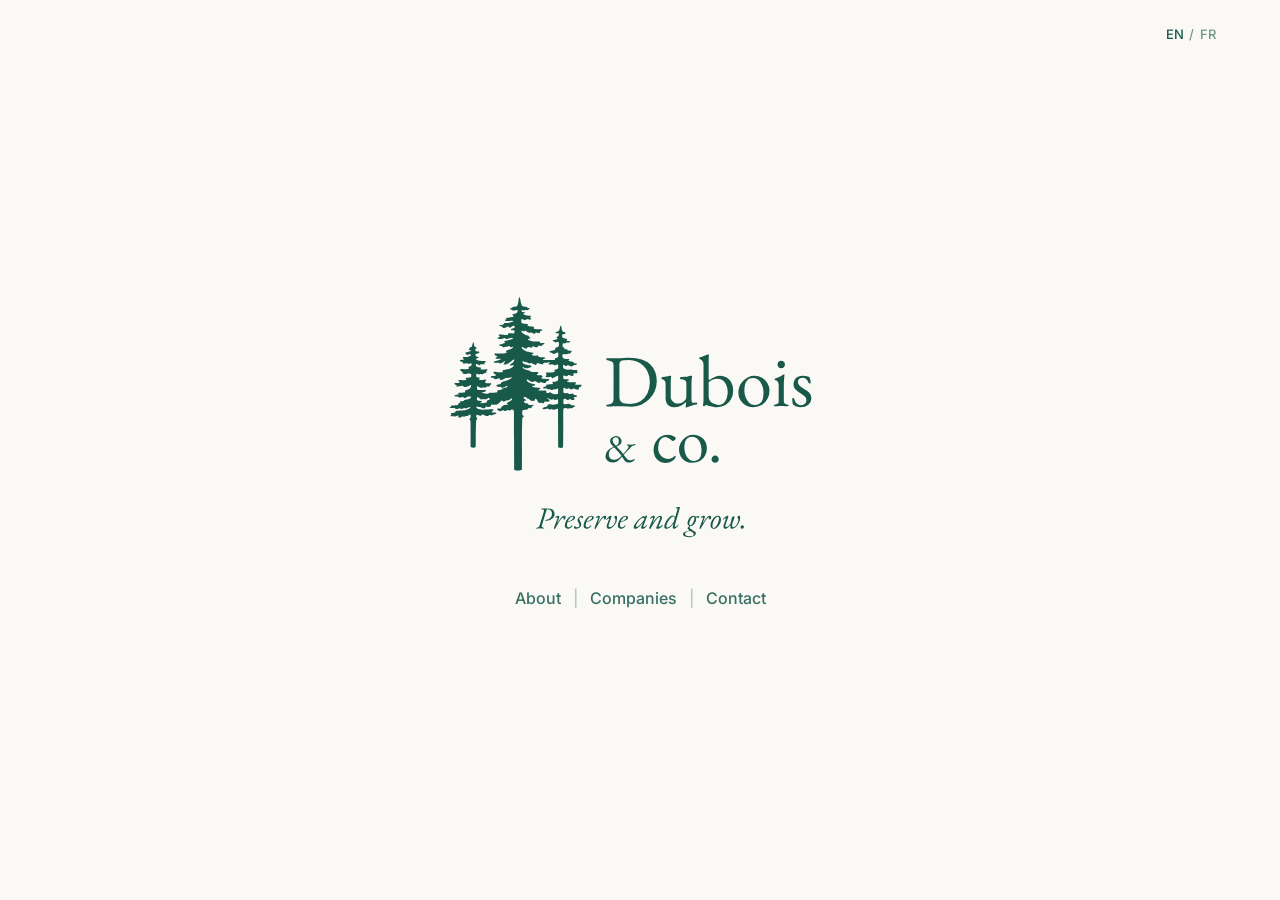
<file: index.html>
<!DOCTYPE html>
<html lang="en">
<head>
  <meta charset="UTF-8">
  <meta name="viewport" content="width=device-width, initial-scale=1.0">
  <title>Dubois & Co.</title>
  <meta name="description" content="Dubois & Co. is a small holding company. We build software businesses and acquire industrial companies, and hold them for the long term.">
  <link rel="alternate" hreflang="en" href="https://duboisco.ca/">
  <link rel="alternate" hreflang="fr" href="https://duboisco.ca/fr/">
  <meta property="og:title" content="Dubois & Co.">
  <meta property="og:description" content="Preserve and grow.">
  <meta property="og:image" content="https://duboisco.ca/assets/og.png">
  <meta property="og:url" content="https://duboisco.ca/">
  <link rel="icon" type="image/png" href="assets/favicon.png">
  <link rel="apple-touch-icon" href="assets/logo/dubois-avatar-paper.png">
  <link rel="preconnect" href="https://fonts.googleapis.com">
  <link rel="preconnect" href="https://fonts.gstatic.com" crossorigin>
  <link href="https://fonts.googleapis.com/css2?family=EB+Garamond:ital,wght@0,400;0,500;0,600;1,400&family=Inter:wght@400;500&display=swap" rel="stylesheet">
  <link rel="stylesheet" href="assets/css/site.css?v=4">
</head>
<body>
  <main class="home">
    <div class="lang">
      <span aria-current="true">EN</span><span>/</span><a href="fr/" hreflang="fr" lang="fr">FR</a>
    </div>
    <h1 class="fade-up">
      <img class="home-logo" src="assets/logo/dubois-logo-full-en.svg?v=3" alt="Dubois & Co. — Preserve and grow." width="816" height="375">
    </h1>
    <nav class="home-nav fade-up d1" aria-label="Primary">
      <a class="link" href="about.html">About</a>
      <span class="sep" aria-hidden="true">|</span>
      <a class="link" href="companies.html">Companies</a>
      <span class="sep" aria-hidden="true">|</span>
      <a class="link" href="mailto:contact@duboisco.ca">Contact</a>
    </nav>
  </main>
</body>
</html>
</file>
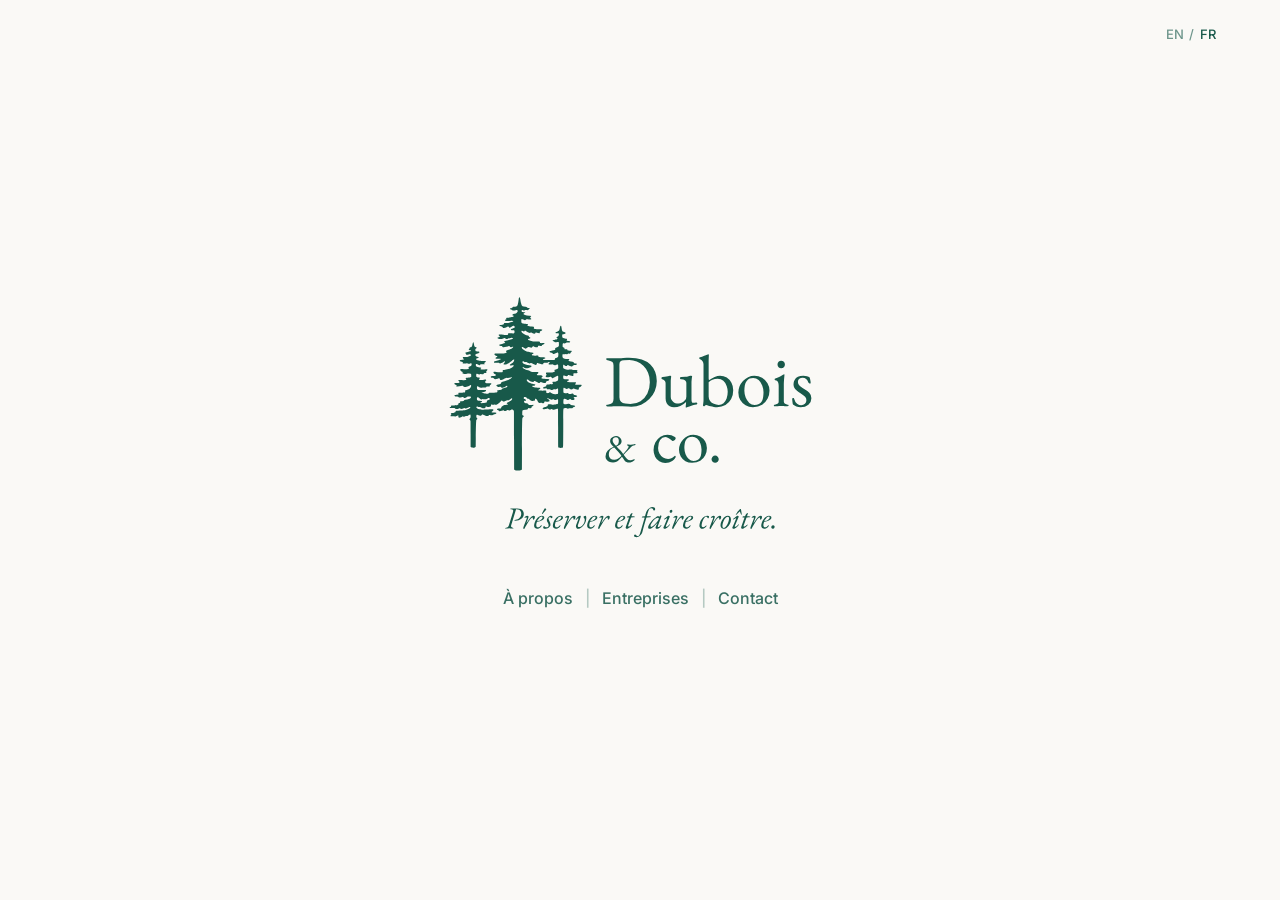
<file: fr/index.html>
<!DOCTYPE html>
<html lang="fr">
<head>
  <meta charset="UTF-8">
  <meta name="viewport" content="width=device-width, initial-scale=1.0">
  <title>Dubois & Co.</title>
  <meta name="description" content="Dubois & Co. est une petite société de portefeuille. Nous créons des entreprises de logiciels et acquérons des entreprises industrielles, et les conservons à long terme.">
  <link rel="alternate" hreflang="en" href="https://duboisco.ca/">
  <link rel="alternate" hreflang="fr" href="https://duboisco.ca/fr/">
  <meta property="og:title" content="Dubois & Co.">
  <meta property="og:description" content="Préserver et faire croître.">
  <meta property="og:image" content="https://duboisco.ca/assets/og.png">
  <meta property="og:url" content="https://duboisco.ca/fr/">
  <link rel="icon" type="image/png" href="../assets/favicon.png">
  <link rel="apple-touch-icon" href="../assets/logo/dubois-avatar-paper.png">
  <link rel="preconnect" href="https://fonts.googleapis.com">
  <link rel="preconnect" href="https://fonts.gstatic.com" crossorigin>
  <link href="https://fonts.googleapis.com/css2?family=EB+Garamond:ital,wght@0,400;0,500;0,600;1,400&family=Inter:wght@400;500&display=swap" rel="stylesheet">
  <link rel="stylesheet" href="../assets/css/site.css?v=4">
</head>
<body>
  <main class="home">
    <div class="lang">
      <a href="../" hreflang="en" lang="en">EN</a><span>/</span><span aria-current="true">FR</span>
    </div>
    <h1 class="fade-up">
      <img class="home-logo" src="../assets/logo/dubois-logo-full.svg?v=3" alt="Dubois & Co. — Préserver et faire croître." width="816" height="375">
    </h1>
    <nav class="home-nav fade-up d1" aria-label="Navigation principale">
      <a class="link" href="a-propos.html">À propos</a>
      <span class="sep" aria-hidden="true">|</span>
      <a class="link" href="entreprises.html">Entreprises</a>
      <span class="sep" aria-hidden="true">|</span>
      <a class="link" href="mailto:contact@duboisco.ca">Contact</a>
    </nav>
  </main>
</body>
</html>
</file>
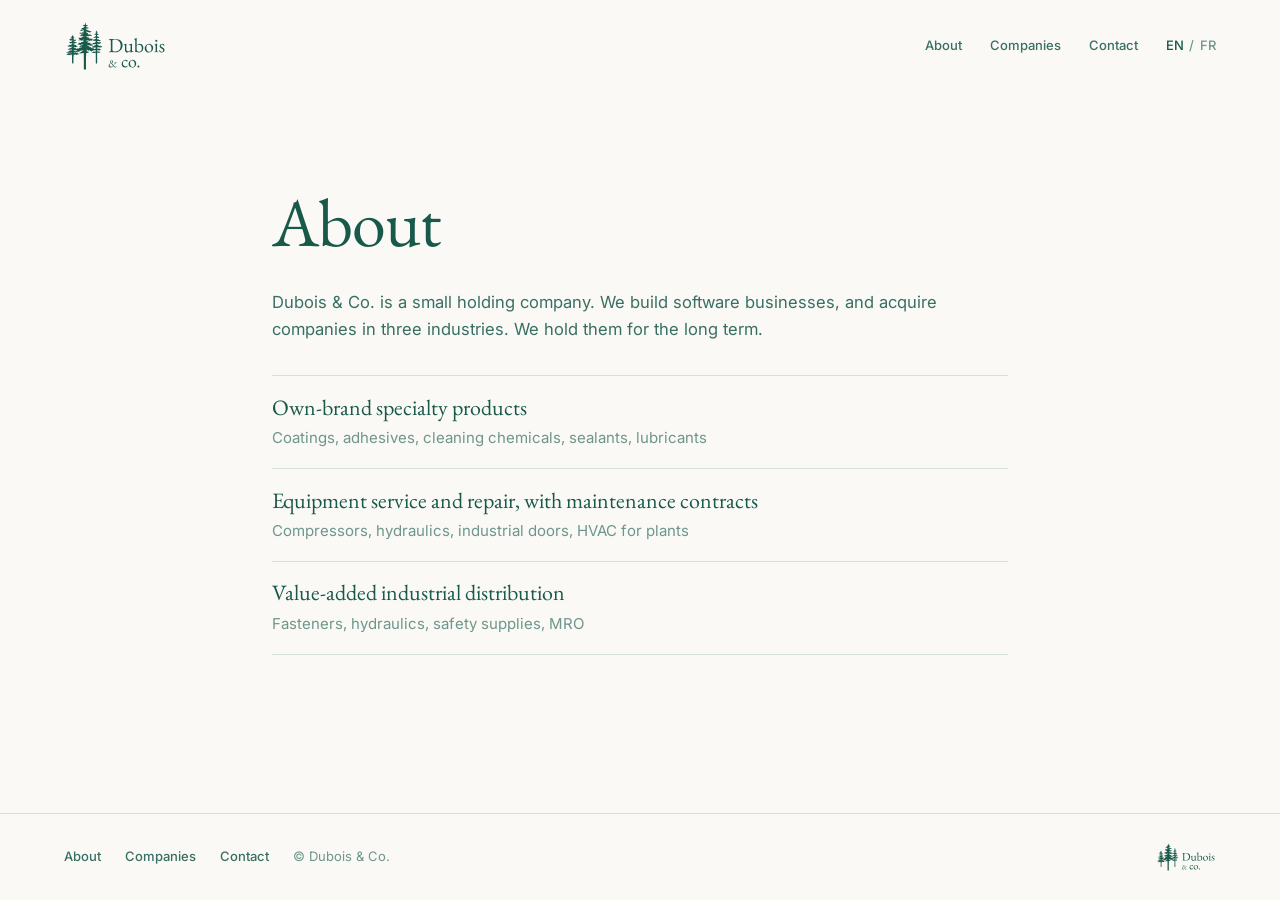
<file: about.html>
<!DOCTYPE html>
<html lang="en">
<head>
  <meta charset="UTF-8">
  <meta name="viewport" content="width=device-width, initial-scale=1.0">
  <title>About — Dubois & Co.</title>
  <meta name="description" content="Dubois & Co. is a small holding company. We build software businesses and acquire industrial companies, and hold them for the long term.">
  <link rel="alternate" hreflang="en" href="https://duboisco.ca/about.html">
  <link rel="alternate" hreflang="fr" href="https://duboisco.ca/fr/a-propos.html">
  <meta property="og:title" content="About — Dubois & Co.">
  <meta property="og:description" content="Preserve and grow.">
  <meta property="og:image" content="https://duboisco.ca/assets/og.png">
  <link rel="icon" type="image/png" href="assets/favicon.png">
  <link rel="apple-touch-icon" href="assets/logo/dubois-avatar-paper.png">
  <link rel="preconnect" href="https://fonts.googleapis.com">
  <link rel="preconnect" href="https://fonts.gstatic.com" crossorigin>
  <link href="https://fonts.googleapis.com/css2?family=EB+Garamond:ital,wght@0,400;0,500;0,600;1,400&family=Inter:wght@400;500&display=swap" rel="stylesheet">
  <link rel="stylesheet" href="assets/css/site.css?v=4">
</head>
<body>
  <header class="site-header">
    <a class="brand" href="./" aria-label="Dubois & Co. home">
      <img src="assets/logo/dubois-logo-horizontal.svg?v=2" alt="Dubois & Co." width="553" height="278">
    </a>
    <nav class="site-nav" aria-label="Primary">
      <span class="links">
        <a class="link" href="about.html" aria-current="page">About</a>
        <a class="link" href="companies.html">Companies</a>
        <a class="link" href="mailto:contact@duboisco.ca">Contact</a>
      </span>
      <span class="lang"><span aria-current="true">EN</span><span>/</span><a href="fr/a-propos.html" hreflang="fr" lang="fr">FR</a></span>
    </nav>
  </header>

  <main class="page">
    <div class="wrap">
      <h1>About</h1>
      <div class="prose">
        <p>Dubois &amp; Co. is a small holding company. We build software businesses, and acquire companies in three industries. We hold them for the long term.</p>
        <ul class="industries">
          <li><b>Own-brand specialty products</b><span>Coatings, adhesives, cleaning chemicals, sealants, lubricants</span></li>
          <li><b>Equipment service and repair, with maintenance contracts</b><span>Compressors, hydraulics, industrial doors, HVAC for plants</span></li>
          <li><b>Value-added industrial distribution</b><span>Fasteners, hydraulics, safety supplies, MRO</span></li>
        </ul>
      </div>
    </div>
  </main>

  <footer class="site-footer">
    <nav aria-label="Footer">
      <a class="link" href="about.html">About</a>
      <a class="link" href="companies.html">Companies</a>
      <a class="link" href="mailto:contact@duboisco.ca">Contact</a>
      <span class="copy">© Dubois &amp; Co.</span>
    </nav>
    <a class="brand" href="./" aria-label="Dubois & Co. home">
      <img src="assets/logo/dubois-logo-horizontal.svg?v=2" alt="" width="553" height="278">
    </a>
  </footer>
</body>
</html>
</file>
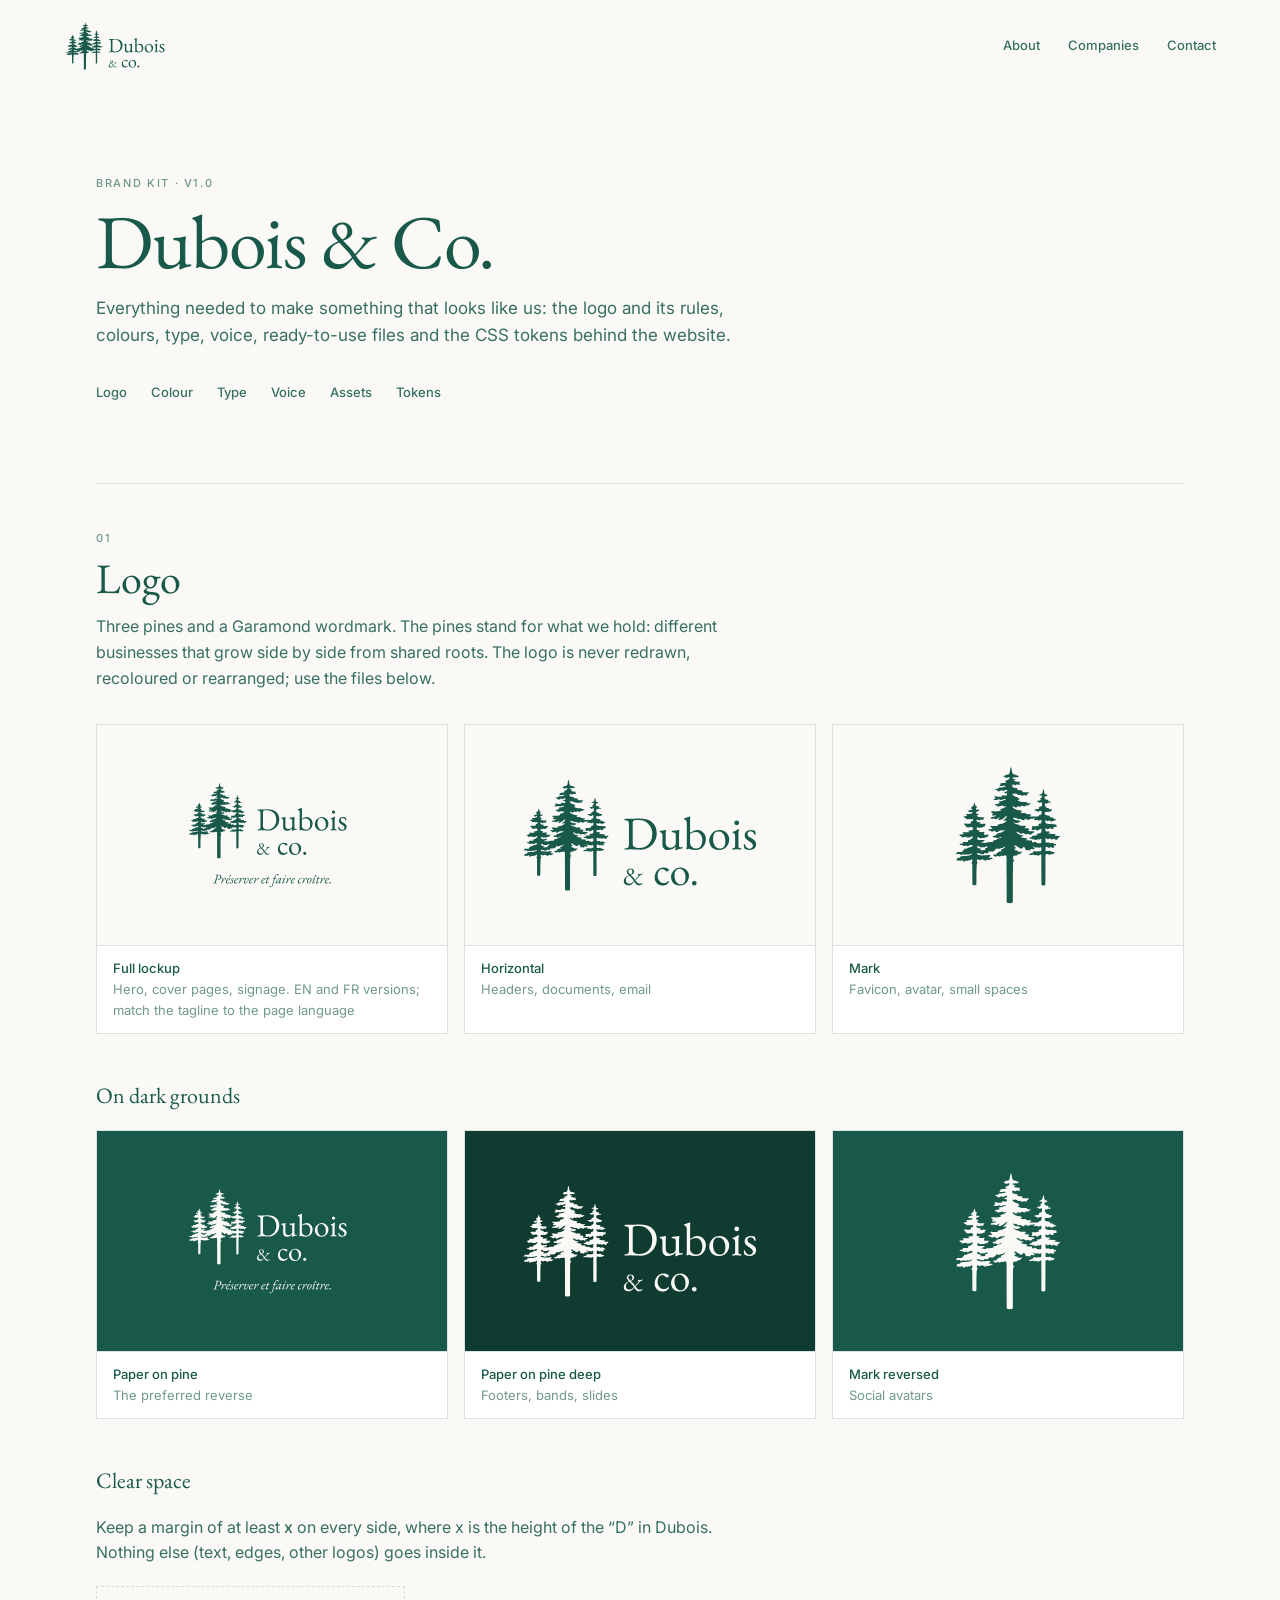
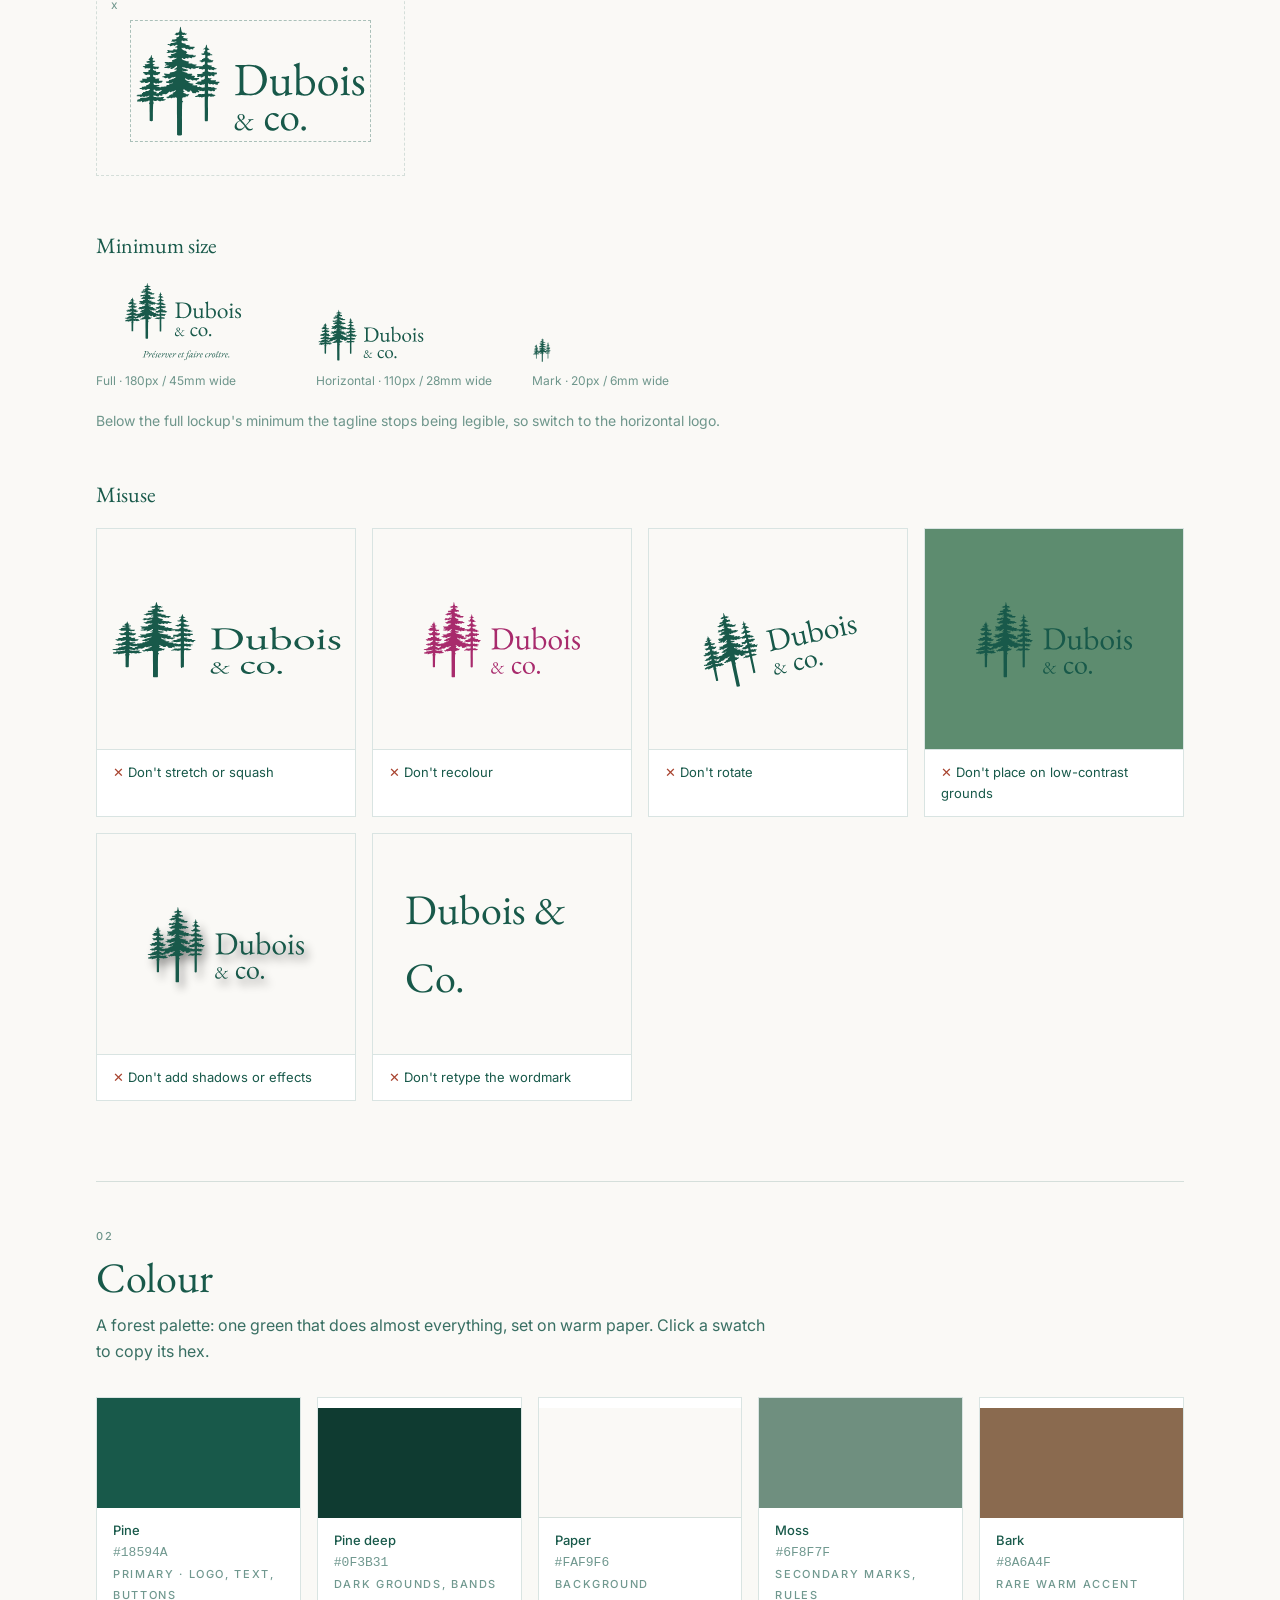
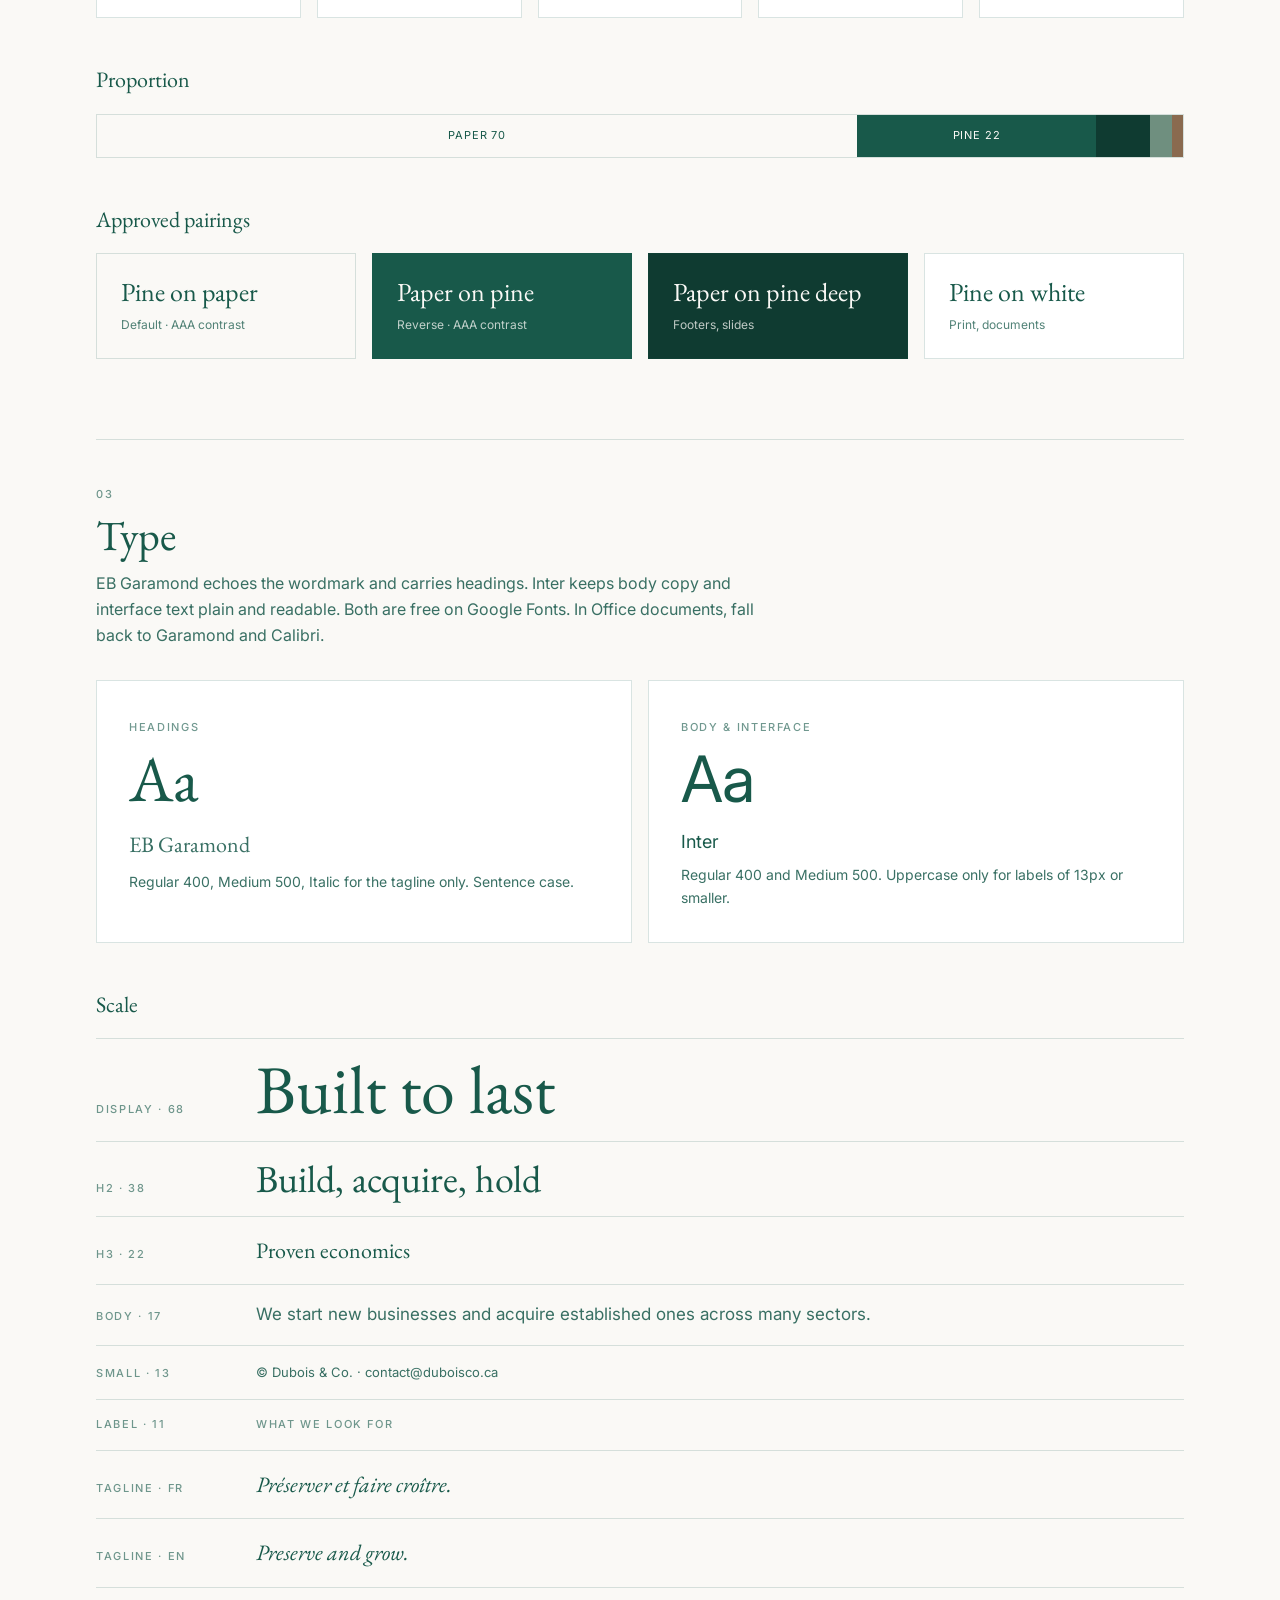
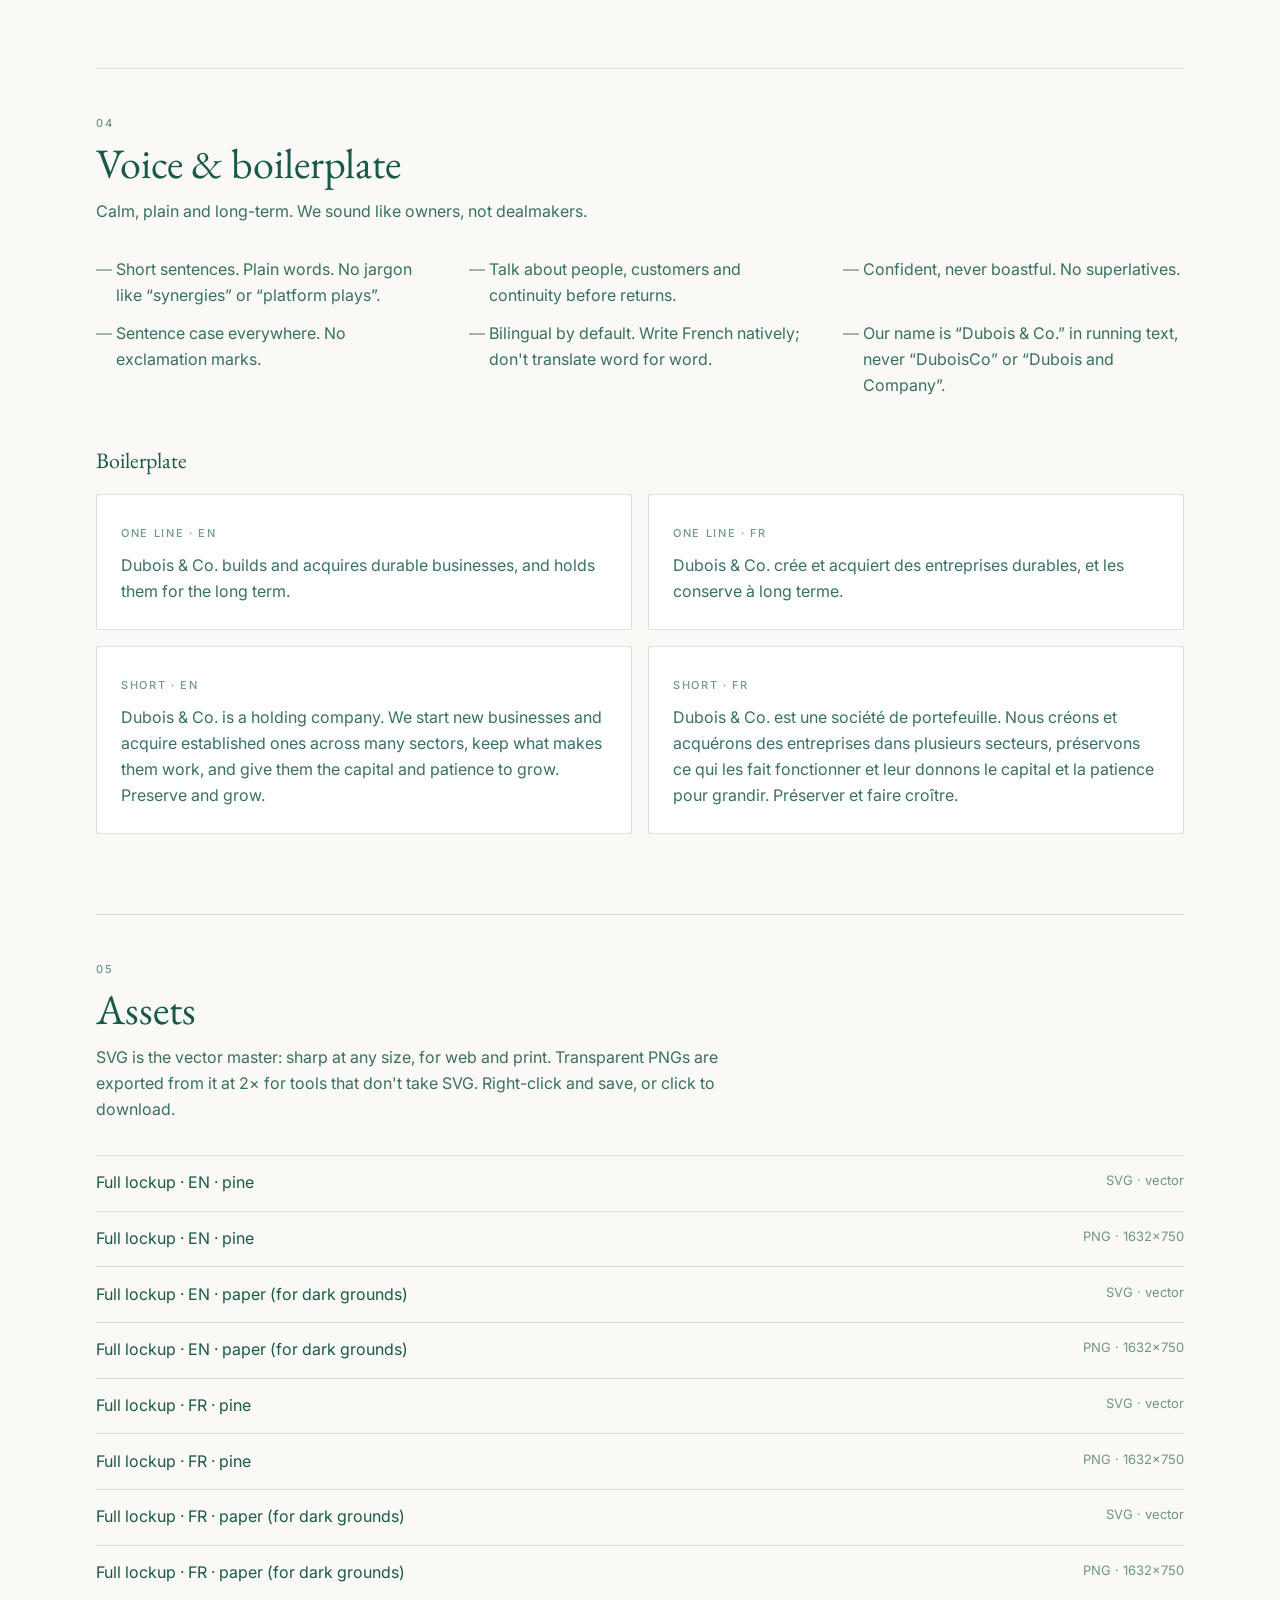
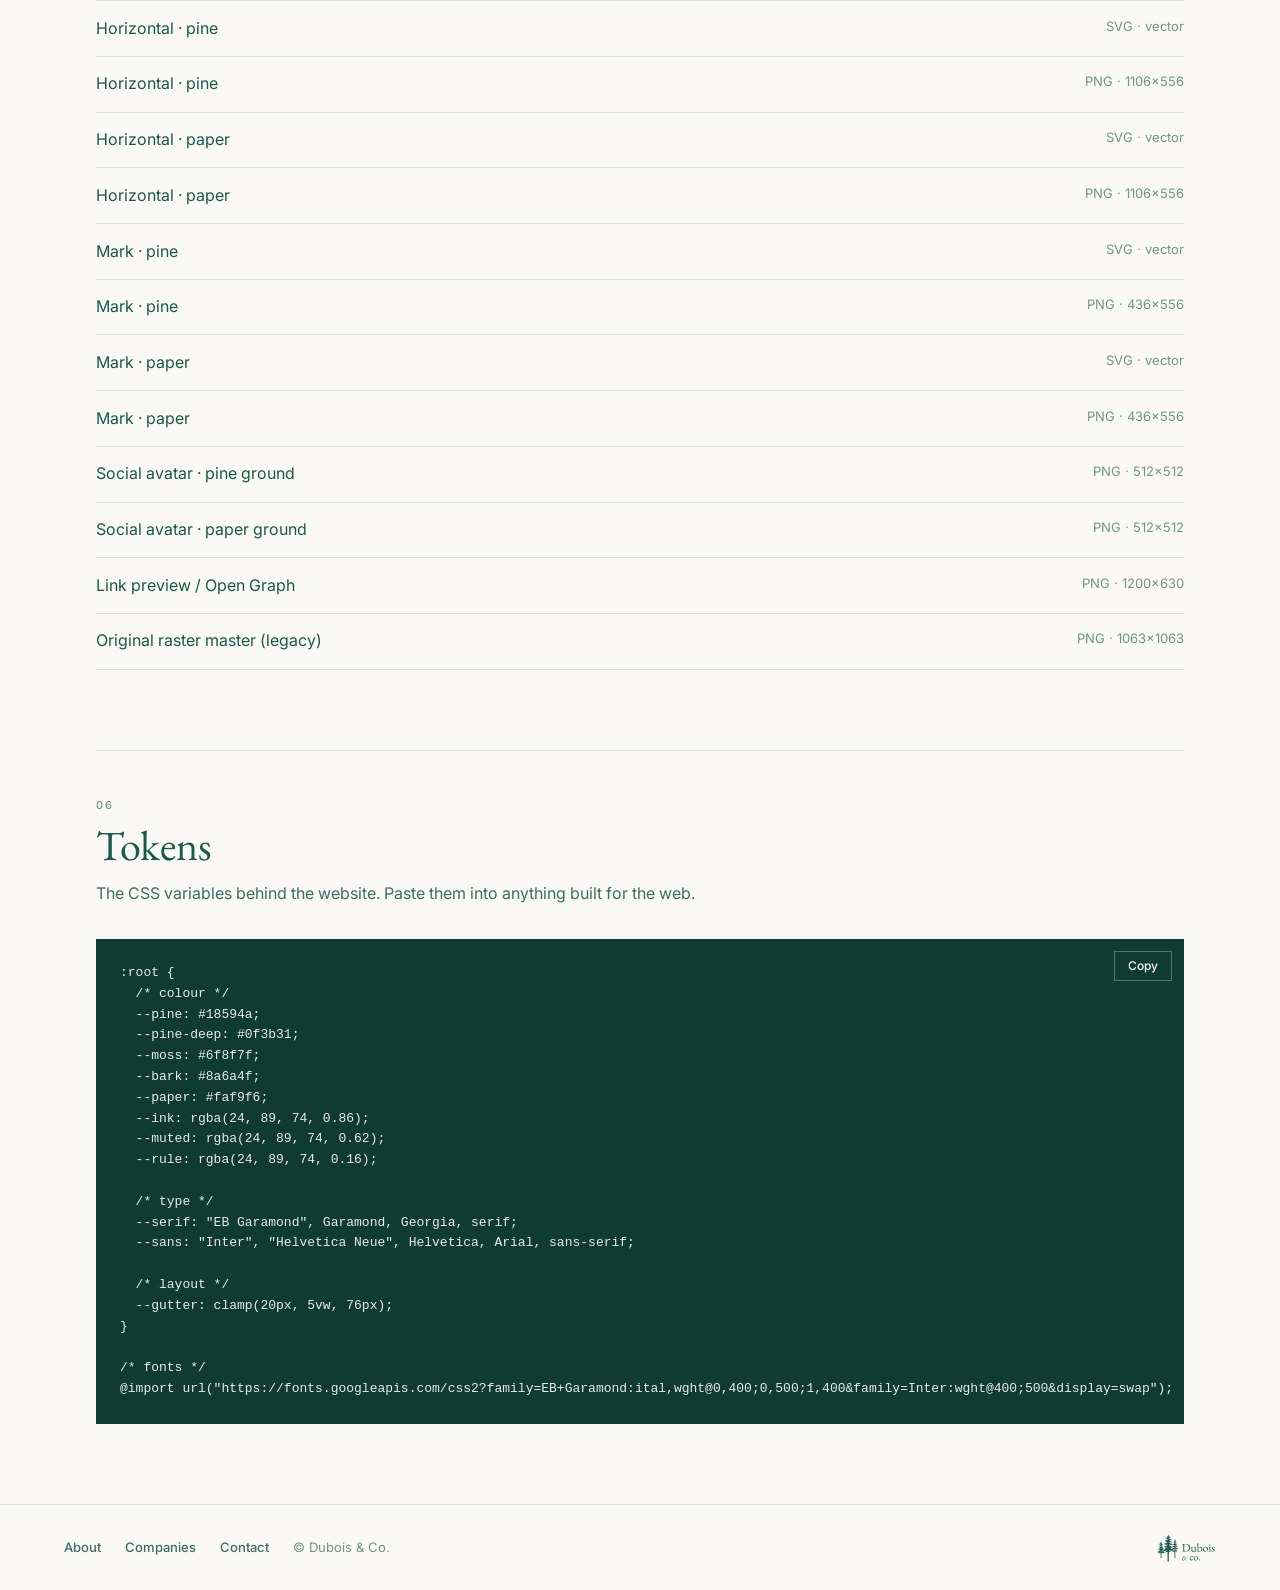
<file: brand.html>
<!DOCTYPE html>
<html lang="en">
<head>
  <meta charset="UTF-8">
  <meta name="viewport" content="width=device-width, initial-scale=1.0">
  <title>Brand Kit — Dubois & Co.</title>
  <meta name="description" content="Dubois & Co. brand kit: logo, colour, type, voice, downloadable assets and design tokens.">
  <meta name="robots" content="noindex">
  <link rel="icon" type="image/png" href="assets/favicon.png">
  <link rel="preconnect" href="https://fonts.googleapis.com">
  <link rel="preconnect" href="https://fonts.gstatic.com" crossorigin>
  <link href="https://fonts.googleapis.com/css2?family=EB+Garamond:ital,wght@0,400;0,500;0,600;1,400&family=Inter:wght@400;500&display=swap" rel="stylesheet">
  <link rel="stylesheet" href="assets/css/site.css?v=4">
  <style>
    .kit { flex: 1; padding: clamp(2.5rem, 6vw, 5rem) var(--gutter) 5rem; }
    .kit-wrap { max-width: 68rem; margin: 0 auto; }
    .kit-hero h1 { margin: 0.5rem 0 1rem; font-size: clamp(42px, 6vw, 76px); line-height: 1; letter-spacing: -0.015em; }
    .kit-hero p { max-width: 40rem; margin: 0; color: var(--ink); font-size: 17px; }
    .toc { display: flex; flex-wrap: wrap; gap: 0.5rem 1.5rem; margin-top: 2rem; font-size: 13px; font-weight: 500; }

    .kit-sec { margin-top: 5rem; padding-top: 2.5rem; border-top: 1px solid var(--rule); scroll-margin-top: 1.5rem; }
    .kit-sec > h2 { margin: 0.4rem 0 0.75rem; font-size: clamp(30px, 3.6vw, 42px); line-height: 1.1; }
    .kit-sec > p { margin: 0 0 2rem; max-width: 42rem; color: var(--ink); }
    .kit-sec h3 { margin: 2.75rem 0 1rem; font-size: 22px; }

    .tiles { display: grid; grid-template-columns: repeat(auto-fit, minmax(240px, 1fr)); gap: 1rem; }
    .tile { border: 1px solid var(--rule); background: #fff; }
    .tile .stage { display: grid; place-items: center; height: 220px; padding: 2rem; overflow: hidden; }
    .tile .stage img { max-height: 150px; width: auto; max-width: 85%; }
    .tile .stage.paper { background: var(--paper); }
    .tile .stage.pine { background: var(--pine); }
    .tile .stage.deep { background: var(--pine-deep); }
    .tile .cap { padding: 0.75rem 1rem; border-top: 1px solid var(--rule); font-size: 13px; }
    .tile .cap b { font-weight: 500; display: block; }
    .tile .cap span { color: var(--muted); }

    .clear-demo { position: relative; display: inline-block; padding: 34px; background: var(--paper); border: 1px dashed var(--rule); }
    .clear-demo img { height: 120px; width: auto; outline: 1px dashed rgba(24, 89, 74, 0.35); }
    .clear-demo .x { position: absolute; top: 0; left: 0; width: 34px; height: 34px; display: grid; place-items: center; font-size: 12px; color: var(--muted); }

    .sizes { display: flex; flex-wrap: wrap; align-items: flex-end; gap: 2.5rem; }
    .sizes figure { margin: 0; }
    .sizes figcaption { margin-top: 0.5rem; font-size: 12px; color: var(--muted); }

    .misuse .stage img { max-height: 110px; }
    .misuse .cap::before { content: "✕ "; color: #a8432f; }

    .swatches { display: grid; grid-template-columns: repeat(auto-fit, minmax(170px, 1fr)); gap: 1rem; }
    .swatch { border: 1px solid var(--rule); background: #fff; cursor: pointer; text-align: left; padding: 0; font: inherit; color: inherit; }
    .swatch .chip { height: 110px; }
    .swatch .meta { padding: 0.75rem 1rem; font-size: 13px; }
    .swatch .meta b { display: block; font-weight: 500; }
    .swatch .meta code { color: var(--muted); }
    .swatch:hover { border-color: var(--pine); }
    .swatch[data-copied] .meta code::after { content: " · copied"; color: var(--pine); }

    .proportion { display: flex; height: 44px; border: 1px solid var(--rule); }
    .proportion div { display: grid; place-items: center; font-size: 11px; letter-spacing: 0.08em; }

    .pairs { display: grid; grid-template-columns: repeat(auto-fit, minmax(200px, 1fr)); gap: 1rem; }
    .pair { padding: 1.5rem; border: 1px solid var(--rule); }
    .pair .serif { font-size: 26px; line-height: 1.1; }
    .pair small { display: block; margin-top: 0.5rem; font-size: 12px; opacity: 0.75; }

    .type-specimen { display: grid; grid-template-columns: repeat(auto-fit, minmax(280px, 1fr)); gap: 1rem; }
    .type-specimen .spec { padding: 2rem; border: 1px solid var(--rule); background: #fff; }
    .type-specimen .big { font-size: 64px; line-height: 1; margin: 0.5rem 0 1rem; }
    .type-specimen p { margin: 0; font-size: 14px; color: var(--ink); }
    .scale { display: grid; gap: 0; border-top: 1px solid var(--rule); }
    .scale .row { display: grid; grid-template-columns: 9rem 1fr; gap: 1rem; align-items: baseline; padding: 1rem 0; border-bottom: 1px solid var(--rule); }
    .scale .row .label { white-space: nowrap; }
    .scale .row > :last-child { overflow-wrap: anywhere; }

    .voice { display: grid; grid-template-columns: repeat(2, minmax(0, 1fr)); gap: 1rem; }
    .voice .card { padding: 1.5rem; border: 1px solid var(--rule); background: #fff; }
    @media (max-width: 720px) { .voice { grid-template-columns: 1fr; } }
    .voice .card p { margin: 0.5rem 0 0; color: var(--ink); }
    .rules { margin: 0; padding: 0; list-style: none; display: grid; grid-template-columns: repeat(auto-fit, minmax(260px, 1fr)); gap: 0.75rem 2rem; }
    .rules li { padding-left: 1.25rem; position: relative; color: var(--ink); }
    .rules li::before { content: "—"; position: absolute; left: 0; color: var(--moss); }

    .downloads { border-top: 1px solid var(--rule); }
    .downloads a { display: grid; grid-template-columns: 1fr auto; gap: 1rem; padding: 0.9rem 0; border-bottom: 1px solid var(--rule); text-decoration: none; color: var(--pine); }
    .downloads a span:last-child { color: var(--muted); font-size: 13px; }
    .downloads a:hover span:first-child { text-decoration: underline; text-underline-offset: 4px; }

    .code { position: relative; }
    .code pre { margin: 0; padding: 1.5rem; overflow-x: auto; background: var(--pine-deep); color: #e8ece6; font-size: 13px; line-height: 1.6; }
    .code button { position: absolute; top: 0.75rem; right: 0.75rem; padding: 0.4rem 0.8rem; border: 1px solid rgba(250, 249, 246, 0.3); background: transparent; color: var(--paper); font: 500 12px var(--sans); cursor: pointer; }
    .code button:hover { border-color: var(--paper); }
  </style>
</head>
<body>
  <header class="site-header">
    <a class="brand" href="./" aria-label="Dubois & Co. home">
      <img src="assets/logo/dubois-logo-horizontal.svg?v=2" alt="Dubois & Co." width="553" height="278">
    </a>
    <nav class="site-nav" aria-label="Primary">
      <span class="links">
        <a class="link" href="about.html">About</a>
        <a class="link" href="companies.html">Companies</a>
        <a class="link" href="mailto:contact@duboisco.ca">Contact</a>
      </span>
    </nav>
  </header>

  <main class="kit">
    <div class="kit-wrap">

      <section class="kit-hero">
        <span class="label">Brand kit · v1.0</span>
        <h1>Dubois &amp; Co.</h1>
        <p>Everything needed to make something that looks like us: the logo and its rules, colours, type, voice, ready-to-use files and the CSS tokens behind the website.</p>
        <nav class="toc" aria-label="Sections">
          <a class="link" href="#logo">Logo</a>
          <a class="link" href="#colour">Colour</a>
          <a class="link" href="#type">Type</a>
          <a class="link" href="#voice">Voice</a>
          <a class="link" href="#assets">Assets</a>
          <a class="link" href="#tokens">Tokens</a>
        </nav>
      </section>

      <!-- LOGO -->
      <section class="kit-sec" id="logo">
        <span class="label">01</span>
        <h2>Logo</h2>
        <p>Three pines and a Garamond wordmark. The pines stand for what we hold: different businesses that grow side by side from shared roots. The logo is never redrawn, recoloured or rearranged; use the files below.</p>

        <div class="tiles">
          <figure class="tile" style="margin:0">
            <div class="stage paper"><img src="assets/logo/dubois-logo-full.svg?v=3" alt="Full logo"></div>
            <figcaption class="cap"><b>Full lockup</b><span>Hero, cover pages, signage. EN and FR versions; match the tagline to the page language</span></figcaption>
          </figure>
          <figure class="tile" style="margin:0">
            <div class="stage paper"><img src="assets/logo/dubois-logo-horizontal.svg?v=2" alt="Horizontal logo"></div>
            <figcaption class="cap"><b>Horizontal</b><span>Headers, documents, email</span></figcaption>
          </figure>
          <figure class="tile" style="margin:0">
            <div class="stage paper"><img src="assets/logo/dubois-mark.svg?v=2" alt="Pine mark"></div>
            <figcaption class="cap"><b>Mark</b><span>Favicon, avatar, small spaces</span></figcaption>
          </figure>
        </div>

        <h3>On dark grounds</h3>
        <div class="tiles">
          <figure class="tile" style="margin:0">
            <div class="stage pine"><img src="assets/logo/dubois-logo-full-white.svg?v=3" alt="Full logo, paper on pine"></div>
            <figcaption class="cap"><b>Paper on pine</b><span>The preferred reverse</span></figcaption>
          </figure>
          <figure class="tile" style="margin:0">
            <div class="stage deep"><img src="assets/logo/dubois-logo-horizontal-white.svg?v=2" alt="Horizontal logo, paper on pine deep"></div>
            <figcaption class="cap"><b>Paper on pine deep</b><span>Footers, bands, slides</span></figcaption>
          </figure>
          <figure class="tile" style="margin:0">
            <div class="stage pine"><img src="assets/logo/dubois-mark-white.svg?v=2" alt="Mark, paper on pine"></div>
            <figcaption class="cap"><b>Mark reversed</b><span>Social avatars</span></figcaption>
          </figure>
        </div>

        <h3>Clear space</h3>
        <p style="margin:0 0 1.25rem;color:var(--ink);max-width:42rem">Keep a margin of at least <b style="font-weight:500">x</b> on every side, where x is the height of the “D” in Dubois. Nothing else (text, edges, other logos) goes inside it.</p>
        <div class="clear-demo"><span class="x">x</span><img src="assets/logo/dubois-logo-horizontal.svg?v=2" alt="Logo with clear space shown"></div>

        <h3>Minimum size</h3>
        <div class="sizes">
          <figure><img src="assets/logo/dubois-logo-full.svg?v=3" alt="" style="width:180px"><figcaption>Full · 180px / 45mm wide</figcaption></figure>
          <figure><img src="assets/logo/dubois-logo-horizontal.svg?v=2" alt="" style="width:110px"><figcaption>Horizontal · 110px / 28mm wide</figcaption></figure>
          <figure><img src="assets/logo/dubois-mark.svg?v=2" alt="" style="width:20px"><figcaption>Mark · 20px / 6mm wide</figcaption></figure>
        </div>
        <p style="margin:1.25rem 0 0;color:var(--muted);font-size:14px;max-width:42rem">Below the full lockup's minimum the tagline stops being legible, so switch to the horizontal logo.</p>

        <h3>Misuse</h3>
        <div class="tiles misuse">
          <figure class="tile" style="margin:0"><div class="stage paper"><img src="assets/logo/dubois-logo-horizontal.svg?v=2" alt="" style="transform:scaleX(1.45)"></div><figcaption class="cap">Don't stretch or squash</figcaption></figure>
          <figure class="tile" style="margin:0"><div class="stage paper"><img src="assets/logo/dubois-logo-horizontal.svg?v=2" alt="" style="filter:hue-rotate(160deg) saturate(2)"></div><figcaption class="cap">Don't recolour</figcaption></figure>
          <figure class="tile" style="margin:0"><div class="stage paper"><img src="assets/logo/dubois-logo-horizontal.svg?v=2" alt="" style="transform:rotate(-12deg)"></div><figcaption class="cap">Don't rotate</figcaption></figure>
          <figure class="tile" style="margin:0"><div class="stage" style="background:#5d8c6f"><img src="assets/logo/dubois-logo-horizontal.svg?v=2" alt=""></div><figcaption class="cap">Don't place on low-contrast grounds</figcaption></figure>
          <figure class="tile" style="margin:0"><div class="stage paper"><img src="assets/logo/dubois-logo-horizontal.svg?v=2" alt="" style="filter:drop-shadow(4px 6px 4px rgba(0,0,0,.45))"></div><figcaption class="cap">Don't add shadows or effects</figcaption></figure>
          <figure class="tile" style="margin:0"><div class="stage paper" style="font-family:var(--serif);font-size:42px;gap:0">Dubois &amp; Co.</div><figcaption class="cap">Don't retype the wordmark</figcaption></figure>
        </div>
      </section>

      <!-- COLOUR -->
      <section class="kit-sec" id="colour">
        <span class="label">02</span>
        <h2>Colour</h2>
        <p>A forest palette: one green that does almost everything, set on warm paper. Click a swatch to copy its hex.</p>

        <div class="swatches">
          <button class="swatch" data-hex="#18594A"><div class="chip" style="background:#18594a"></div><div class="meta"><b>Pine</b><code>#18594A</code><br><span class="label">Primary · logo, text, buttons</span></div></button>
          <button class="swatch" data-hex="#0F3B31"><div class="chip" style="background:#0f3b31"></div><div class="meta"><b>Pine deep</b><code>#0F3B31</code><br><span class="label">Dark grounds, bands</span></div></button>
          <button class="swatch" data-hex="#FAF9F6"><div class="chip" style="background:#faf9f6;border-bottom:1px solid var(--rule)"></div><div class="meta"><b>Paper</b><code>#FAF9F6</code><br><span class="label">Background</span></div></button>
          <button class="swatch" data-hex="#6F8F7F"><div class="chip" style="background:#6f8f7f"></div><div class="meta"><b>Moss</b><code>#6F8F7F</code><br><span class="label">Secondary marks, rules</span></div></button>
          <button class="swatch" data-hex="#8A6A4F"><div class="chip" style="background:#8a6a4f"></div><div class="meta"><b>Bark</b><code>#8A6A4F</code><br><span class="label">Rare warm accent</span></div></button>
        </div>

        <h3>Proportion</h3>
        <div class="proportion" aria-label="Paper 70%, Pine 22%, Pine deep 5%, Moss and Bark 3%">
          <div style="flex:70;background:var(--paper);color:var(--pine)">PAPER 70</div>
          <div style="flex:22;background:var(--pine);color:var(--paper)">PINE 22</div>
          <div style="flex:5;background:var(--pine-deep)"></div>
          <div style="flex:2;background:var(--moss)"></div>
          <div style="flex:1;background:var(--bark)"></div>
        </div>

        <h3>Approved pairings</h3>
        <div class="pairs">
          <div class="pair" style="background:var(--paper);color:var(--pine)"><div class="serif">Pine on paper</div><small>Default · AAA contrast</small></div>
          <div class="pair" style="background:var(--pine);color:var(--paper)"><div class="serif">Paper on pine</div><small>Reverse · AAA contrast</small></div>
          <div class="pair" style="background:var(--pine-deep);color:var(--paper)"><div class="serif">Paper on pine deep</div><small>Footers, slides</small></div>
          <div class="pair" style="background:#fff;color:var(--pine)"><div class="serif">Pine on white</div><small>Print, documents</small></div>
        </div>
      </section>

      <!-- TYPE -->
      <section class="kit-sec" id="type">
        <span class="label">03</span>
        <h2>Type</h2>
        <p>EB Garamond echoes the wordmark and carries headings. Inter keeps body copy and interface text plain and readable. Both are free on Google Fonts. In Office documents, fall back to Garamond and Calibri.</p>

        <div class="type-specimen">
          <div class="spec">
            <span class="label">Headings</span>
            <div class="big serif">Aa</div>
            <p class="serif" style="font-size:22px;margin-bottom:.5rem">EB Garamond</p>
            <p>Regular 400, Medium 500, Italic for the tagline only. Sentence case.</p>
          </div>
          <div class="spec">
            <span class="label">Body &amp; interface</span>
            <div class="big" style="font-family:var(--sans);letter-spacing:-0.02em">Aa</div>
            <p style="font-size:18px;margin-bottom:.5rem;color:var(--pine)">Inter</p>
            <p>Regular 400 and Medium 500. Uppercase only for labels of 13px or smaller.</p>
          </div>
        </div>

        <h3>Scale</h3>
        <div class="scale">
          <div class="row"><span class="label">Display · 68</span><span class="serif" style="font-size:clamp(36px,5.6vw,68px);line-height:1.02">Built to last</span></div>
          <div class="row"><span class="label">H2 · 38</span><span class="serif" style="font-size:clamp(26px,3.4vw,38px);line-height:1.1">Build, acquire, hold</span></div>
          <div class="row"><span class="label">H3 · 22</span><span class="serif" style="font-size:22px">Proven economics</span></div>
          <div class="row"><span class="label">Body · 17</span><span style="font-size:17px;color:var(--ink)">We start new businesses and acquire established ones across many sectors.</span></div>
          <div class="row"><span class="label">Small · 13</span><span style="font-size:13px;color:var(--ink)">© Dubois &amp; Co. · contact@duboisco.ca</span></div>
          <div class="row"><span class="label">Label · 11</span><span class="label">What we look for</span></div>
          <div class="row"><span class="label">Tagline · FR</span><span class="serif" style="font-size:22px;font-style:italic">Préserver et faire croître.</span></div>
          <div class="row"><span class="label">Tagline · EN</span><span class="serif" style="font-size:22px;font-style:italic">Preserve and grow.</span></div>
        </div>
      </section>

      <!-- VOICE -->
      <section class="kit-sec" id="voice">
        <span class="label">04</span>
        <h2>Voice &amp; boilerplate</h2>
        <p>Calm, plain and long-term. We sound like owners, not dealmakers.</p>

        <ul class="rules">
          <li>Short sentences. Plain words. No jargon like “synergies” or “platform plays”.</li>
          <li>Talk about people, customers and continuity before returns.</li>
          <li>Confident, never boastful. No superlatives.</li>
          <li>Sentence case everywhere. No exclamation marks.</li>
          <li>Bilingual by default. Write French natively; don't translate word for word.</li>
          <li>Our name is “Dubois &amp; Co.” in running text, never “DuboisCo” or “Dubois and Company”.</li>
        </ul>

        <h3>Boilerplate</h3>
        <div class="voice">
          <div class="card"><span class="label">One line · EN</span><p>Dubois &amp; Co. builds and acquires durable businesses, and holds them for the long term.</p></div>
          <div class="card"><span class="label">One line · FR</span><p>Dubois &amp; Co. crée et acquiert des entreprises durables, et les conserve à long terme.</p></div>
          <div class="card"><span class="label">Short · EN</span><p>Dubois &amp; Co. is a holding company. We start new businesses and acquire established ones across many sectors, keep what makes them work, and give them the capital and patience to grow. Preserve and grow.</p></div>
          <div class="card"><span class="label">Short · FR</span><p>Dubois &amp; Co. est une société de portefeuille. Nous créons et acquérons des entreprises dans plusieurs secteurs, préservons ce qui les fait fonctionner et leur donnons le capital et la patience pour grandir. Préserver et faire croître.</p></div>
        </div>
      </section>

      <!-- ASSETS -->
      <section class="kit-sec" id="assets">
        <span class="label">05</span>
        <h2>Assets</h2>
        <p>SVG is the vector master: sharp at any size, for web and print. Transparent PNGs are exported from it at 2× for tools that don't take SVG. Right-click and save, or click to download.</p>
        <div class="downloads">
          <a href="assets/logo/dubois-logo-full-en.svg" download><span>Full lockup · EN · pine</span><span>SVG · vector</span></a>
          <a href="assets/logo/dubois-logo-full-en.png" download><span>Full lockup · EN · pine</span><span>PNG · 1632×750</span></a>
          <a href="assets/logo/dubois-logo-full-en-white.svg" download><span>Full lockup · EN · paper (for dark grounds)</span><span>SVG · vector</span></a>
          <a href="assets/logo/dubois-logo-full-en-white.png" download><span>Full lockup · EN · paper (for dark grounds)</span><span>PNG · 1632×750</span></a>
          <a href="assets/logo/dubois-logo-full.svg" download><span>Full lockup · FR · pine</span><span>SVG · vector</span></a>
          <a href="assets/logo/dubois-logo-full.png" download><span>Full lockup · FR · pine</span><span>PNG · 1632×750</span></a>
          <a href="assets/logo/dubois-logo-full-white.svg" download><span>Full lockup · FR · paper (for dark grounds)</span><span>SVG · vector</span></a>
          <a href="assets/logo/dubois-logo-full-white.png" download><span>Full lockup · FR · paper (for dark grounds)</span><span>PNG · 1632×750</span></a>
          <a href="assets/logo/dubois-logo-horizontal.svg" download><span>Horizontal · pine</span><span>SVG · vector</span></a>
          <a href="assets/logo/dubois-logo-horizontal.png" download><span>Horizontal · pine</span><span>PNG · 1106×556</span></a>
          <a href="assets/logo/dubois-logo-horizontal-white.svg" download><span>Horizontal · paper</span><span>SVG · vector</span></a>
          <a href="assets/logo/dubois-logo-horizontal-white.png" download><span>Horizontal · paper</span><span>PNG · 1106×556</span></a>
          <a href="assets/logo/dubois-mark.svg" download><span>Mark · pine</span><span>SVG · vector</span></a>
          <a href="assets/logo/dubois-mark.png" download><span>Mark · pine</span><span>PNG · 436×556</span></a>
          <a href="assets/logo/dubois-mark-white.svg" download><span>Mark · paper</span><span>SVG · vector</span></a>
          <a href="assets/logo/dubois-mark-white.png" download><span>Mark · paper</span><span>PNG · 436×556</span></a>
          <a href="assets/logo/dubois-avatar-pine.png" download><span>Social avatar · pine ground</span><span>PNG · 512×512</span></a>
          <a href="assets/logo/dubois-avatar-paper.png" download><span>Social avatar · paper ground</span><span>PNG · 512×512</span></a>
          <a href="assets/og.png" download><span>Link preview / Open Graph</span><span>PNG · 1200×630</span></a>
          <a href="duboislogo.png" download><span>Original raster master (legacy)</span><span>PNG · 1063×1063</span></a>
        </div>
      </section>

      <!-- TOKENS -->
      <section class="kit-sec" id="tokens">
        <span class="label">06</span>
        <h2>Tokens</h2>
        <p>The CSS variables behind the website. Paste them into anything built for the web.</p>
        <div class="code">
          <button type="button" id="copyTokens">Copy</button>
<pre id="tokens-code">:root {
  /* colour */
  --pine: #18594a;
  --pine-deep: #0f3b31;
  --moss: #6f8f7f;
  --bark: #8a6a4f;
  --paper: #faf9f6;
  --ink: rgba(24, 89, 74, 0.86);
  --muted: rgba(24, 89, 74, 0.62);
  --rule: rgba(24, 89, 74, 0.16);

  /* type */
  --serif: "EB Garamond", Garamond, Georgia, serif;
  --sans: "Inter", "Helvetica Neue", Helvetica, Arial, sans-serif;

  /* layout */
  --gutter: clamp(20px, 5vw, 76px);
}

/* fonts */
@import url("https://fonts.googleapis.com/css2?family=EB+Garamond:ital,wght@0,400;0,500;1,400&amp;family=Inter:wght@400;500&amp;display=swap");</pre>
        </div>
      </section>

    </div>
  </main>

  <footer class="site-footer">
    <nav aria-label="Footer">
      <a class="link" href="about.html">About</a>
      <a class="link" href="companies.html">Companies</a>
      <a class="link" href="mailto:contact@duboisco.ca">Contact</a>
      <span class="copy">© Dubois &amp; Co.</span>
    </nav>
    <a class="brand" href="./" aria-label="Dubois & Co. home">
      <img src="assets/logo/dubois-logo-horizontal.svg?v=2" alt="" width="553" height="278">
    </a>
  </footer>

  <script>
    function copy(text, el, attr) {
      if (!navigator.clipboard) return;
      navigator.clipboard.writeText(text).then(function () {
        el.setAttribute(attr, '');
        setTimeout(function () { el.removeAttribute(attr); }, 1400);
      });
    }
    document.querySelectorAll('.swatch').forEach(function (s) {
      s.addEventListener('click', function () { copy(s.dataset.hex, s, 'data-copied'); });
    });
    var btn = document.getElementById('copyTokens');
    btn.addEventListener('click', function () {
      navigator.clipboard && navigator.clipboard.writeText(document.getElementById('tokens-code').textContent).then(function () {
        btn.textContent = 'Copied';
        setTimeout(function () { btn.textContent = 'Copy'; }, 1400);
      });
    });
  </script>
</body>
</html>
</file>
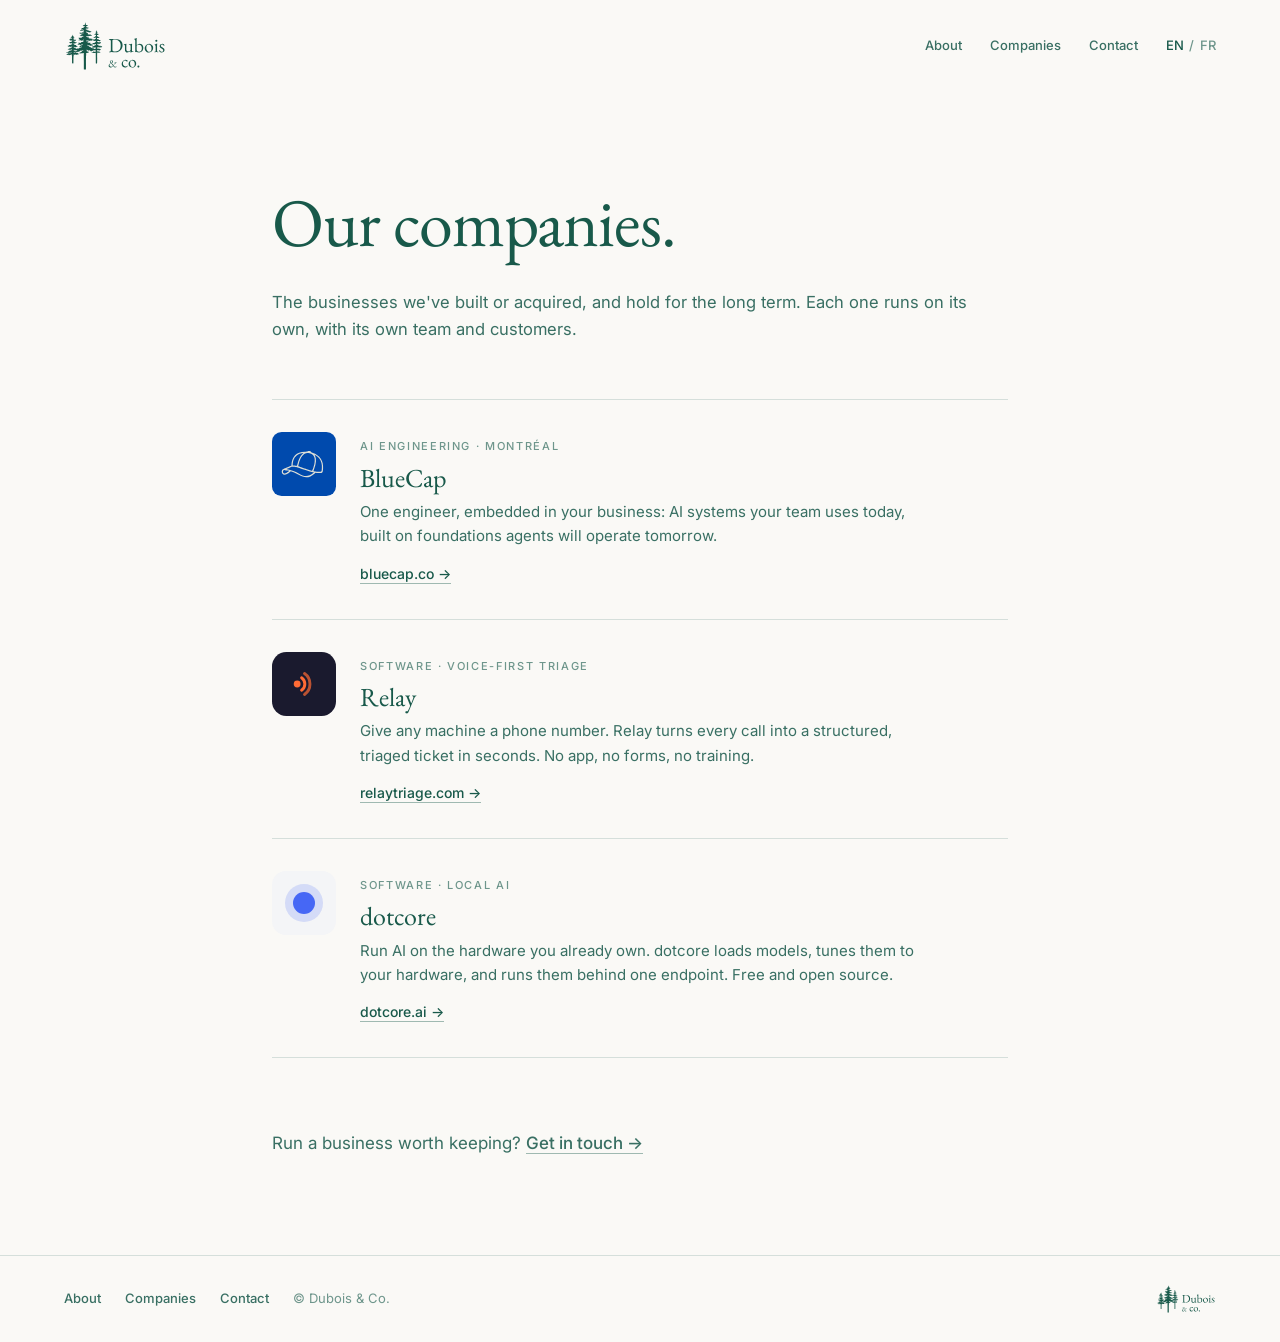
<file: companies.html>
<!DOCTYPE html>
<html lang="en">
<head>
  <meta charset="UTF-8">
  <meta name="viewport" content="width=device-width, initial-scale=1.0">
  <title>Companies — Dubois & Co.</title>
  <meta name="description" content="The companies Dubois & Co. has built or acquired, and holds for the long term.">
  <link rel="alternate" hreflang="en" href="https://duboisco.ca/companies.html">
  <link rel="alternate" hreflang="fr" href="https://duboisco.ca/fr/entreprises.html">
  <meta property="og:title" content="Companies — Dubois & Co.">
  <meta property="og:description" content="Preserve and grow.">
  <meta property="og:image" content="https://duboisco.ca/assets/og.png">
  <link rel="icon" type="image/png" href="assets/favicon.png">
  <link rel="apple-touch-icon" href="assets/logo/dubois-avatar-paper.png">
  <link rel="preconnect" href="https://fonts.googleapis.com">
  <link rel="preconnect" href="https://fonts.gstatic.com" crossorigin>
  <link href="https://fonts.googleapis.com/css2?family=EB+Garamond:ital,wght@0,400;0,500;0,600;1,400&family=Inter:wght@400;500&display=swap" rel="stylesheet">
  <link rel="stylesheet" href="assets/css/site.css?v=4">
</head>
<body>
  <header class="site-header">
    <a class="brand" href="./" aria-label="Dubois & Co. home">
      <img src="assets/logo/dubois-logo-horizontal.svg?v=2" alt="Dubois & Co." width="553" height="278">
    </a>
    <nav class="site-nav" aria-label="Primary">
      <span class="links">
        <a class="link" href="about.html">About</a>
        <a class="link" href="companies.html" aria-current="page">Companies</a>
        <a class="link" href="mailto:contact@duboisco.ca">Contact</a>
      </span>
      <span class="lang"><span aria-current="true">EN</span><span>/</span><a href="fr/entreprises.html" hreflang="fr" lang="fr">FR</a></span>
    </nav>
  </header>

  <main class="page">
    <div class="wrap">
      <h1>Our companies.</h1>
      <div class="prose">
        <p>The businesses we've built or acquired, and hold for the long term. Each one runs on its own, with its own team and customers.</p>
      </div>

      <ul class="companies">
        <li class="company">
          <span class="company-mark"><img src="assets/companies/bluecap.svg" alt="" width="64" height="64"></span>
          <div>
            <span class="label">AI engineering · Montréal</span>
            <h2>BlueCap</h2>
            <p>One engineer, embedded in your business: AI systems your team uses today, built on foundations agents will operate tomorrow.</p>
            <a class="link-underline site" href="https://www.bluecap.co" rel="noopener">bluecap.co →</a>
          </div>
        </li>
        <li class="company">
          <span class="company-mark"><img src="assets/companies/relay.svg" alt="" width="64" height="64"></span>
          <div>
            <span class="label">Software · Voice-first triage</span>
            <h2>Relay</h2>
            <p>Give any machine a phone number. Relay turns every call into a structured, triaged ticket in seconds. No app, no forms, no training.</p>
            <a class="link-underline site" href="https://www.relaytriage.com" rel="noopener">relaytriage.com →</a>
          </div>
        </li>
        <li class="company">
          <span class="company-mark"><img src="assets/companies/dotcore.svg" alt="" width="64" height="64"></span>
          <div>
            <span class="label">Software · Local AI</span>
            <h2>dotcore</h2>
            <p>Run AI on the hardware you already own. dotcore loads models, tunes them to your hardware, and runs them behind one endpoint. Free and open source.</p>
            <a class="link-underline site" href="https://dotcore.ai" rel="noopener">dotcore.ai →</a>
          </div>
        </li>
      </ul>

      <p class="cta">Run a business worth keeping? <a class="link-underline" href="mailto:contact@duboisco.ca">Get in touch →</a></p>
    </div>
  </main>

  <footer class="site-footer">
    <nav aria-label="Footer">
      <a class="link" href="about.html">About</a>
      <a class="link" href="companies.html">Companies</a>
      <a class="link" href="mailto:contact@duboisco.ca">Contact</a>
      <span class="copy">© Dubois &amp; Co.</span>
    </nav>
    <a class="brand" href="./" aria-label="Dubois & Co. home">
      <img src="assets/logo/dubois-logo-horizontal.svg?v=2" alt="" width="553" height="278">
    </a>
  </footer>
</body>
</html>
</file>
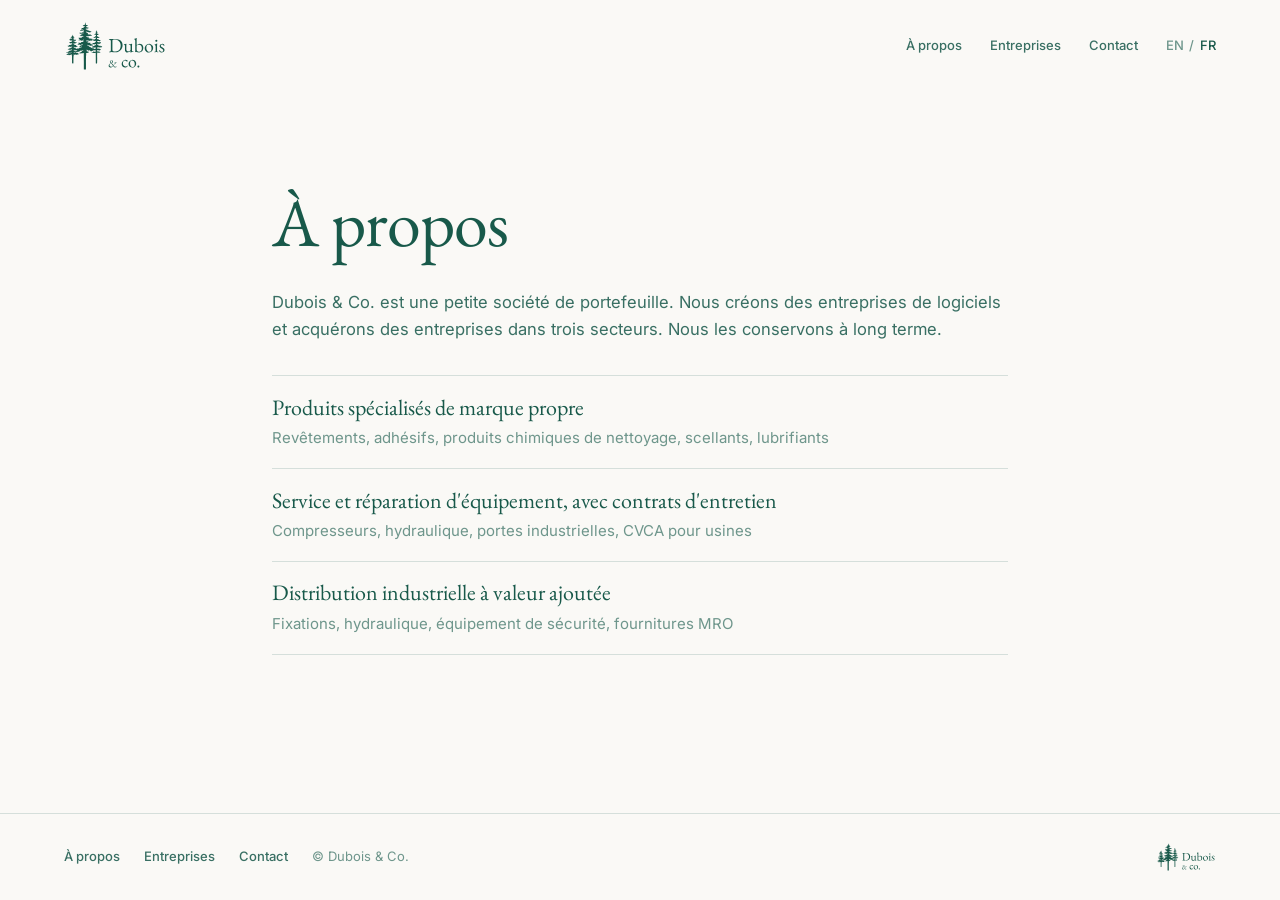
<file: fr/a-propos.html>
<!DOCTYPE html>
<html lang="fr">
<head>
  <meta charset="UTF-8">
  <meta name="viewport" content="width=device-width, initial-scale=1.0">
  <title>À propos — Dubois & Co.</title>
  <meta name="description" content="Dubois & Co. est une petite société de portefeuille. Nous créons des entreprises de logiciels et acquérons des entreprises industrielles, et les conservons à long terme.">
  <link rel="alternate" hreflang="en" href="https://duboisco.ca/about.html">
  <link rel="alternate" hreflang="fr" href="https://duboisco.ca/fr/a-propos.html">
  <meta property="og:title" content="À propos — Dubois & Co.">
  <meta property="og:description" content="Préserver et faire croître.">
  <meta property="og:image" content="https://duboisco.ca/assets/og.png">
  <link rel="icon" type="image/png" href="../assets/favicon.png">
  <link rel="apple-touch-icon" href="../assets/logo/dubois-avatar-paper.png">
  <link rel="preconnect" href="https://fonts.googleapis.com">
  <link rel="preconnect" href="https://fonts.gstatic.com" crossorigin>
  <link href="https://fonts.googleapis.com/css2?family=EB+Garamond:ital,wght@0,400;0,500;0,600;1,400&family=Inter:wght@400;500&display=swap" rel="stylesheet">
  <link rel="stylesheet" href="../assets/css/site.css?v=4">
</head>
<body>
  <header class="site-header">
    <a class="brand" href="./" aria-label="Accueil Dubois & Co.">
      <img src="../assets/logo/dubois-logo-horizontal.svg?v=2" alt="Dubois & Co." width="553" height="278">
    </a>
    <nav class="site-nav" aria-label="Navigation principale">
      <span class="links">
        <a class="link" href="a-propos.html" aria-current="page">À propos</a>
        <a class="link" href="entreprises.html">Entreprises</a>
        <a class="link" href="mailto:contact@duboisco.ca">Contact</a>
      </span>
      <span class="lang"><a href="../about.html" hreflang="en" lang="en">EN</a><span>/</span><span aria-current="true">FR</span></span>
    </nav>
  </header>

  <main class="page">
    <div class="wrap">
      <h1>À propos</h1>
      <div class="prose">
        <p>Dubois &amp; Co. est une petite société de portefeuille. Nous créons des entreprises de logiciels et acquérons des entreprises dans trois secteurs. Nous les conservons à long terme.</p>
        <ul class="industries">
          <li><b>Produits spécialisés de marque propre</b><span>Revêtements, adhésifs, produits chimiques de nettoyage, scellants, lubrifiants</span></li>
          <li><b>Service et réparation d'équipement, avec contrats d'entretien</b><span>Compresseurs, hydraulique, portes industrielles, CVCA pour usines</span></li>
          <li><b>Distribution industrielle à valeur ajoutée</b><span>Fixations, hydraulique, équipement de sécurité, fournitures MRO</span></li>
        </ul>
      </div>
    </div>
  </main>

  <footer class="site-footer">
    <nav aria-label="Pied de page">
      <a class="link" href="a-propos.html">À propos</a>
      <a class="link" href="entreprises.html">Entreprises</a>
      <a class="link" href="mailto:contact@duboisco.ca">Contact</a>
      <span class="copy">© Dubois &amp; Co.</span>
    </nav>
    <a class="brand" href="./" aria-label="Accueil Dubois & Co.">
      <img src="../assets/logo/dubois-logo-horizontal.svg?v=2" alt="" width="553" height="278">
    </a>
  </footer>
</body>
</html>
</file>
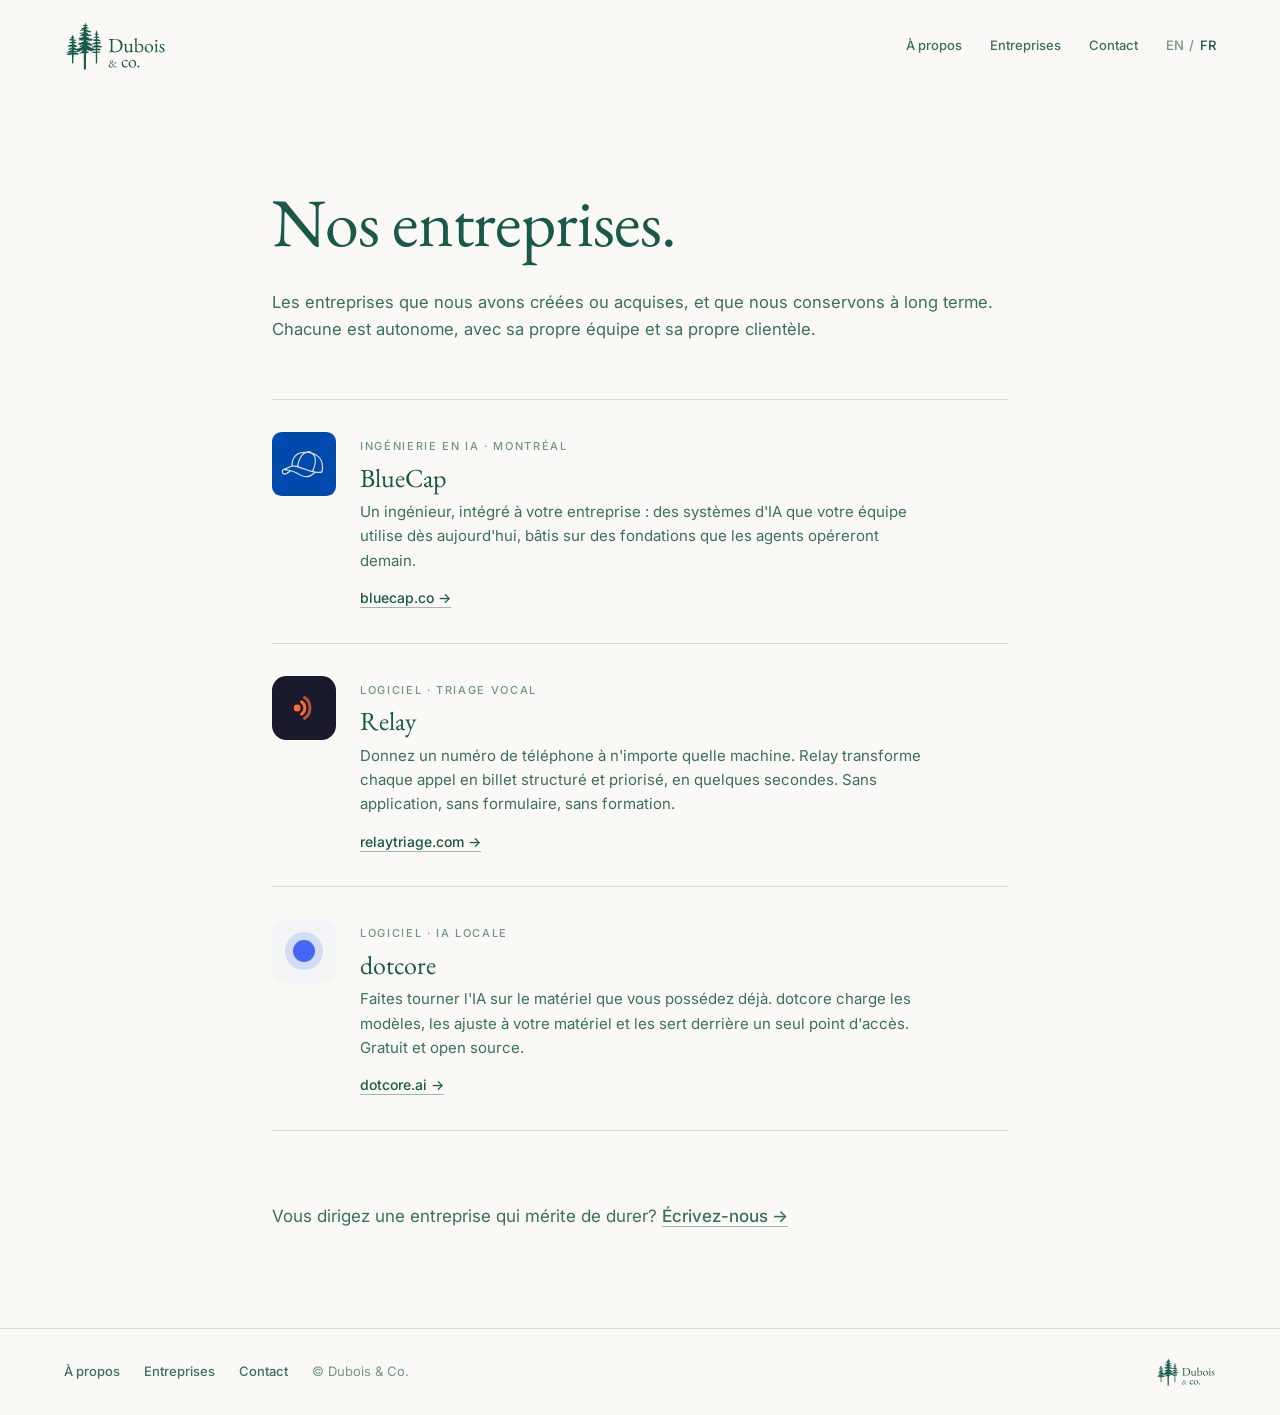
<file: fr/entreprises.html>
<!DOCTYPE html>
<html lang="fr">
<head>
  <meta charset="UTF-8">
  <meta name="viewport" content="width=device-width, initial-scale=1.0">
  <title>Entreprises — Dubois & Co.</title>
  <meta name="description" content="Les entreprises que Dubois & Co. a créées ou acquises, et conserve à long terme.">
  <link rel="alternate" hreflang="en" href="https://duboisco.ca/companies.html">
  <link rel="alternate" hreflang="fr" href="https://duboisco.ca/fr/entreprises.html">
  <meta property="og:title" content="Entreprises — Dubois & Co.">
  <meta property="og:description" content="Préserver et faire croître.">
  <meta property="og:image" content="https://duboisco.ca/assets/og.png">
  <link rel="icon" type="image/png" href="../assets/favicon.png">
  <link rel="apple-touch-icon" href="../assets/logo/dubois-avatar-paper.png">
  <link rel="preconnect" href="https://fonts.googleapis.com">
  <link rel="preconnect" href="https://fonts.gstatic.com" crossorigin>
  <link href="https://fonts.googleapis.com/css2?family=EB+Garamond:ital,wght@0,400;0,500;0,600;1,400&family=Inter:wght@400;500&display=swap" rel="stylesheet">
  <link rel="stylesheet" href="../assets/css/site.css?v=4">
</head>
<body>
  <header class="site-header">
    <a class="brand" href="./" aria-label="Accueil Dubois & Co.">
      <img src="../assets/logo/dubois-logo-horizontal.svg?v=2" alt="Dubois & Co." width="553" height="278">
    </a>
    <nav class="site-nav" aria-label="Navigation principale">
      <span class="links">
        <a class="link" href="a-propos.html">À propos</a>
        <a class="link" href="entreprises.html" aria-current="page">Entreprises</a>
        <a class="link" href="mailto:contact@duboisco.ca">Contact</a>
      </span>
      <span class="lang"><a href="../companies.html" hreflang="en" lang="en">EN</a><span>/</span><span aria-current="true">FR</span></span>
    </nav>
  </header>

  <main class="page">
    <div class="wrap">
      <h1>Nos entreprises.</h1>
      <div class="prose">
        <p>Les entreprises que nous avons créées ou acquises, et que nous conservons à long terme. Chacune est autonome, avec sa propre équipe et sa propre clientèle.</p>
      </div>

      <ul class="companies">
        <li class="company">
          <span class="company-mark"><img src="../assets/companies/bluecap.svg" alt="" width="64" height="64"></span>
          <div>
            <span class="label">Ingénierie en IA · Montréal</span>
            <h2>BlueCap</h2>
            <p>Un ingénieur, intégré à votre entreprise : des systèmes d'IA que votre équipe utilise dès aujourd'hui, bâtis sur des fondations que les agents opéreront demain.</p>
            <a class="link-underline site" href="https://www.bluecap.co/fr/" rel="noopener">bluecap.co →</a>
          </div>
        </li>
        <li class="company">
          <span class="company-mark"><img src="../assets/companies/relay.svg" alt="" width="64" height="64"></span>
          <div>
            <span class="label">Logiciel · Triage vocal</span>
            <h2>Relay</h2>
            <p>Donnez un numéro de téléphone à n'importe quelle machine. Relay transforme chaque appel en billet structuré et priorisé, en quelques secondes. Sans application, sans formulaire, sans formation.</p>
            <a class="link-underline site" href="https://www.relaytriage.com" rel="noopener">relaytriage.com →</a>
          </div>
        </li>
        <li class="company">
          <span class="company-mark"><img src="../assets/companies/dotcore.svg" alt="" width="64" height="64"></span>
          <div>
            <span class="label">Logiciel · IA locale</span>
            <h2>dotcore</h2>
            <p>Faites tourner l'IA sur le matériel que vous possédez déjà. dotcore charge les modèles, les ajuste à votre matériel et les sert derrière un seul point d'accès. Gratuit et open source.</p>
            <a class="link-underline site" href="https://dotcore.ai" rel="noopener">dotcore.ai →</a>
          </div>
        </li>
      </ul>

      <p class="cta">Vous dirigez une entreprise qui mérite de durer? <a class="link-underline" href="mailto:contact@duboisco.ca">Écrivez-nous →</a></p>
    </div>
  </main>

  <footer class="site-footer">
    <nav aria-label="Pied de page">
      <a class="link" href="a-propos.html">À propos</a>
      <a class="link" href="entreprises.html">Entreprises</a>
      <a class="link" href="mailto:contact@duboisco.ca">Contact</a>
      <span class="copy">© Dubois &amp; Co.</span>
    </nav>
    <a class="brand" href="./" aria-label="Accueil Dubois & Co.">
      <img src="../assets/logo/dubois-logo-horizontal.svg?v=2" alt="" width="553" height="278">
    </a>
  </footer>
</body>
</html>
</file>
<file: assets/css/site.css>
/* Dubois & Co. brand kit v1.0 — brand.html is the visual contract. */

:root {
  /* colour */
  --pine: #18594a;       /* sampled from the logo */
  --pine-deep: #0f3b31;  /* bands, footers, dark grounds */
  --moss: #6f8f7f;       /* muted text, secondary marks */
  --bark: #8a6a4f;       /* rare warm accent; never for text on paper */
  --paper: #faf9f6;
  --ink: rgba(24, 89, 74, 0.86);
  --muted: rgba(24, 89, 74, 0.62);
  --rule: rgba(24, 89, 74, 0.16);
  --wash: rgba(24, 89, 74, 0.045);

  /* type */
  --serif: "EB Garamond", Garamond, Georgia, serif;
  --sans: "Inter", "Helvetica Neue", Helvetica, Arial, sans-serif;

  /* layout */
  --gutter: clamp(20px, 5vw, 76px);
  --measure: 46rem;
}

*, *::before, *::after { box-sizing: border-box; }

html { background: var(--paper); }
body {
  margin: 0;
  min-height: 100vh;
  min-height: 100dvh;
  display: flex;
  flex-direction: column;
  background: var(--paper);
  color: var(--pine);
  font-family: var(--sans);
  font-size: 16px;
  line-height: 1.62;
  -webkit-font-smoothing: antialiased;
}
img { display: block; max-width: 100%; height: auto; }
a { color: inherit; }

::selection { background: var(--pine); color: var(--paper); }
:focus-visible { outline: 2px solid var(--pine); outline-offset: 3px; }

.sr-only {
  position: absolute; width: 1px; height: 1px; padding: 0; margin: -1px;
  overflow: hidden; clip: rect(0, 0, 0, 0); white-space: nowrap; border: 0;
}

/* headings: EB Garamond, sentence case. The only uppercase is .label. */
.serif, h1, h2, h3 { font-family: var(--serif); font-weight: 400; }
.label {
  font-size: 11px;
  font-weight: 500;
  letter-spacing: 0.15em;
  text-transform: uppercase;
  color: var(--muted);
}

/* links */
.link {
  text-decoration: none;
  color: var(--ink);
  transition: color 0.2s ease;
}
.link:hover { color: var(--pine); }
.link-underline {
  font-weight: 500;
  text-decoration: underline;
  text-underline-offset: 4px;
  text-decoration-color: rgba(24, 89, 74, 0.4);
  transition: text-decoration-color 0.2s ease;
}
.link-underline:hover { text-decoration-color: var(--pine); }

/* language toggle */
.lang {
  display: inline-flex;
  gap: 0.35rem;
  font-size: 13px;
  font-weight: 500;
  color: var(--muted);
}
.lang a { text-decoration: none; color: var(--muted); }
.lang a:hover { color: var(--pine); }
.lang [aria-current] { color: var(--pine); }

/* ---------- home ---------- */
.home {
  position: relative;
  flex: 1;
  display: flex;
  flex-direction: column;
  align-items: center;
  justify-content: center;
  gap: 2.5rem;
  padding: 5rem var(--gutter);
}
.home .lang { position: absolute; top: 1.5rem; right: var(--gutter); }
.home h1 { margin: 0; }
.home-logo { width: min(78vw, 560px); }
.home-nav {
  display: flex;
  flex-wrap: wrap;
  justify-content: center;
  align-items: center;
  gap: 0.75rem;
  font-size: 16px;
  font-weight: 500;
}
.home-nav .sep { color: rgba(24, 89, 74, 0.3); }

.fade-up { animation: fade-up 0.7s ease-out both; }
.fade-up.d1 { animation-delay: 0.12s; }
@keyframes fade-up {
  from { opacity: 0; transform: translateY(12px); }
  to { opacity: 1; transform: none; }
}

/* ---------- chrome (subpages) ---------- */
.site-header {
  display: flex;
  align-items: center;
  justify-content: space-between;
  gap: 1rem;
  padding: 1.25rem var(--gutter);
}
.site-header .brand img { height: 52px; width: auto; }
.site-nav { display: flex; align-items: center; gap: 1.75rem; font-size: 13px; font-weight: 500; }
.site-nav .links { display: flex; gap: 1.75rem; }

.site-footer {
  display: flex;
  flex-wrap: wrap;
  align-items: center;
  justify-content: space-between;
  gap: 1.25rem;
  padding: 1.75rem var(--gutter);
  border-top: 1px solid var(--rule);
  font-size: 13px;
  font-weight: 500;
}
.site-footer nav { display: flex; flex-wrap: wrap; align-items: center; gap: 1.5rem; }
.site-footer .copy { color: var(--muted); font-weight: 400; }
.site-footer .brand img { height: 30px; width: auto; }

@media (max-width: 560px) {
  .site-nav .links { display: none; }
}

/* ---------- about ---------- */
.page { flex: 1; padding: clamp(3rem, 8vw, 6rem) var(--gutter) 5rem; }
.wrap { max-width: var(--measure); margin: 0 auto; }
.page h1 {
  margin: 0 0 2rem;
  max-width: 18ch;
  font-size: clamp(38px, 5.6vw, 68px);
  line-height: 1.02;
  letter-spacing: -0.015em;
  color: var(--pine);
}
.prose { font-size: clamp(15.5px, 1.3vw, 18px); color: var(--ink); }
.prose p { margin: 0 0 1.25rem; }
.industries { list-style: none; margin: 2rem 0 0; padding: 0; border-top: 1px solid var(--rule); }
.industries li { padding: 1.1rem 0; border-bottom: 1px solid var(--rule); }
.industries b { display: block; font-family: var(--serif); font-size: 22px; font-weight: 400; line-height: 1.25; color: var(--pine); }
.industries span { display: block; margin-top: 0.3rem; font-size: 15px; color: var(--muted); }

.section { margin-top: 4.5rem; padding-top: 2.5rem; border-top: 1px solid var(--rule); }
.section h2 {
  margin: 0.5rem 0 2rem;
  font-size: clamp(28px, 3.4vw, 38px);
  line-height: 1.1;
}
.grid-3 {
  display: grid;
  grid-template-columns: repeat(3, minmax(0, 1fr));
  gap: 2rem;
}
.grid-3 h3 { margin: 0 0 0.5rem; font-size: 22px; line-height: 1.2; }
.grid-3 p { margin: 0; font-size: 15px; color: var(--ink); }
.grid-3 .num { display: block; margin-bottom: 0.75rem; }
@media (max-width: 720px) {
  .grid-3 { grid-template-columns: 1fr; gap: 1.75rem; }
}

.cta { margin-top: 4.5rem; font-size: 17px; color: var(--ink); }

/* ---------- companies ---------- */
.companies { list-style: none; margin: 3.5rem 0 0; padding: 0; border-top: 1px solid var(--rule); }
.company {
  display: grid;
  grid-template-columns: 64px minmax(0, 1fr);
  gap: 1.5rem;
  padding: 2rem 0;
  border-bottom: 1px solid var(--rule);
}
.company-mark {
  display: grid;
  place-items: center;
  width: 64px;
  height: 64px;
  border-radius: 12px;
  background: var(--wash);
  font-family: var(--serif);
  font-size: 28px;
  color: var(--pine);
}
.company-mark:has(img) { background: none; }
.company-mark img { width: 100%; height: 100%; object-fit: contain; }
.company h2 { margin: 0.35rem 0 0.4rem; font-size: 26px; line-height: 1.15; }
.company p { margin: 0 0 0.75rem; font-size: 15px; color: var(--ink); max-width: 36rem; }
.company .site { font-size: 14px; }
@media (max-width: 480px) {
  .company { grid-template-columns: 48px minmax(0, 1fr); gap: 1rem; }
  .company-mark { width: 48px; height: 48px; font-size: 22px; border-radius: 10px; }
}

@media (prefers-reduced-motion: reduce) {
  .fade-up { animation: none; }
  * { transition: none !important; }
}
</file>
